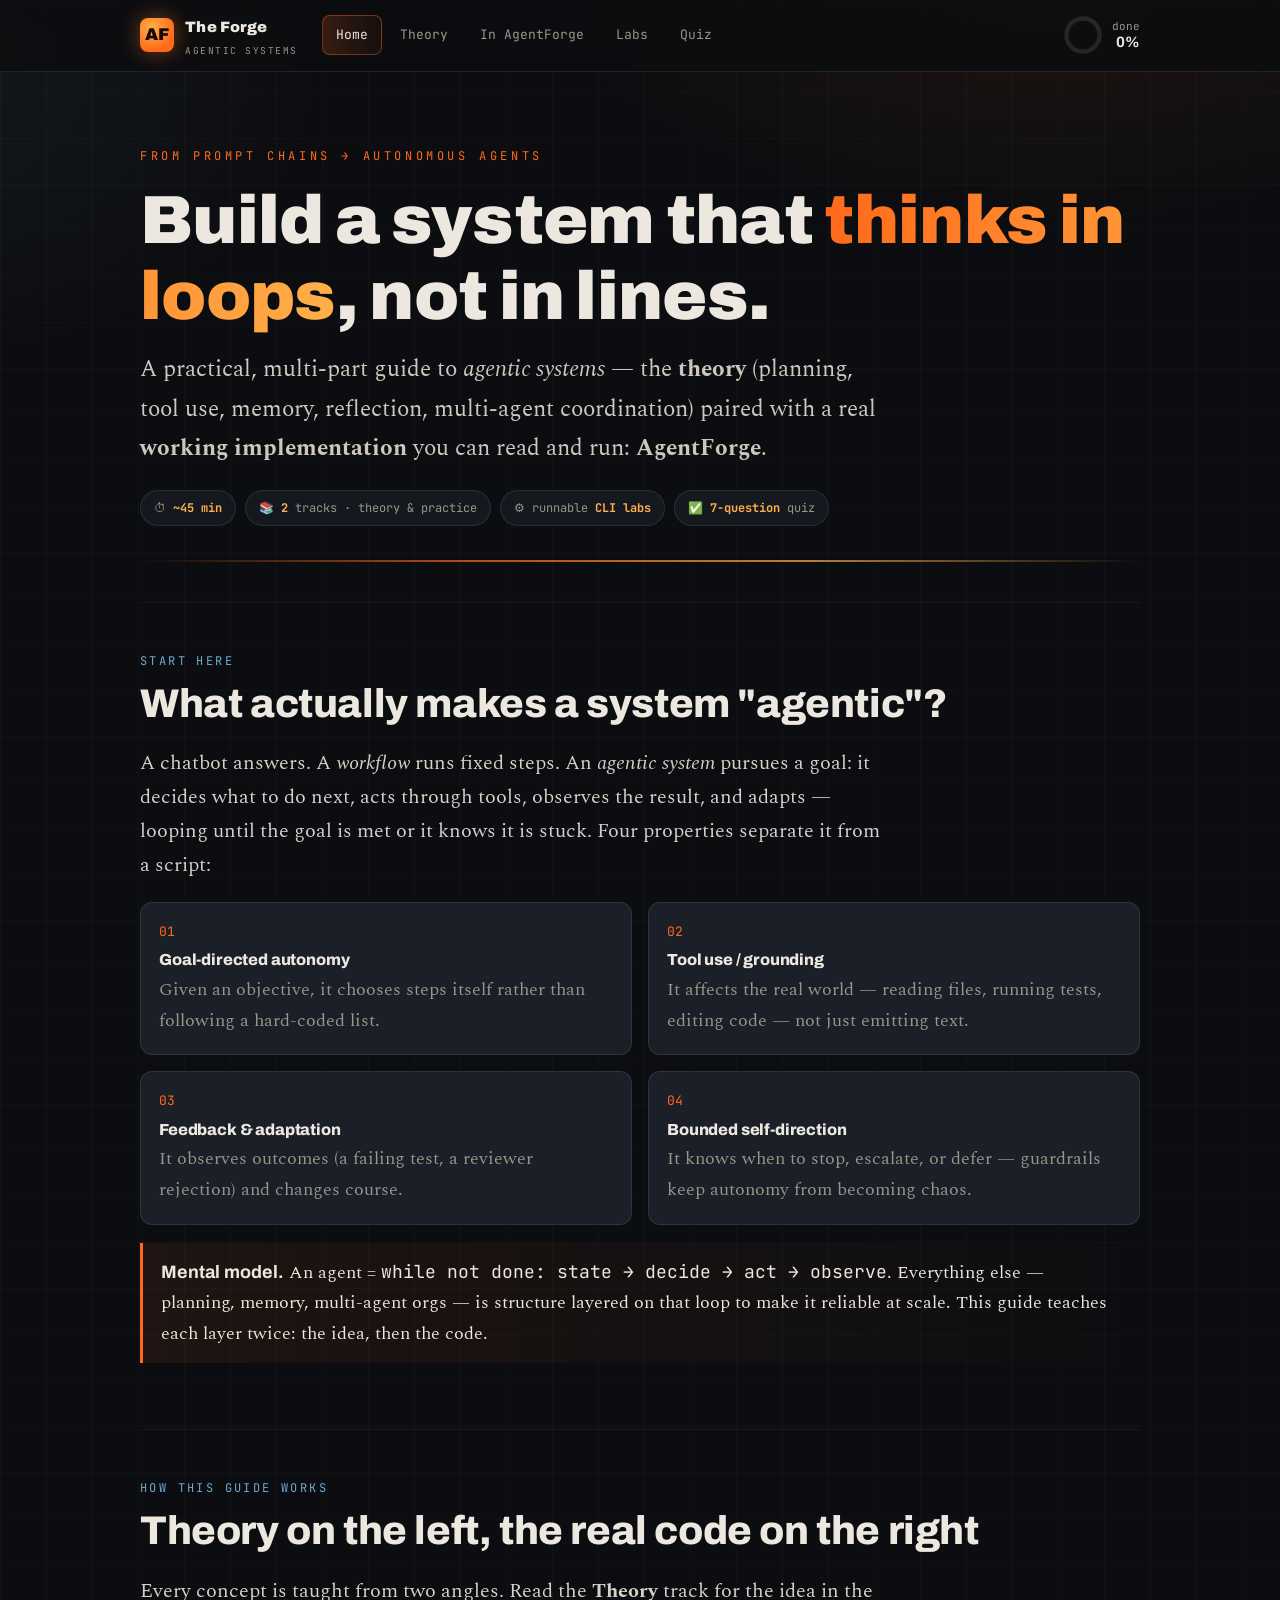
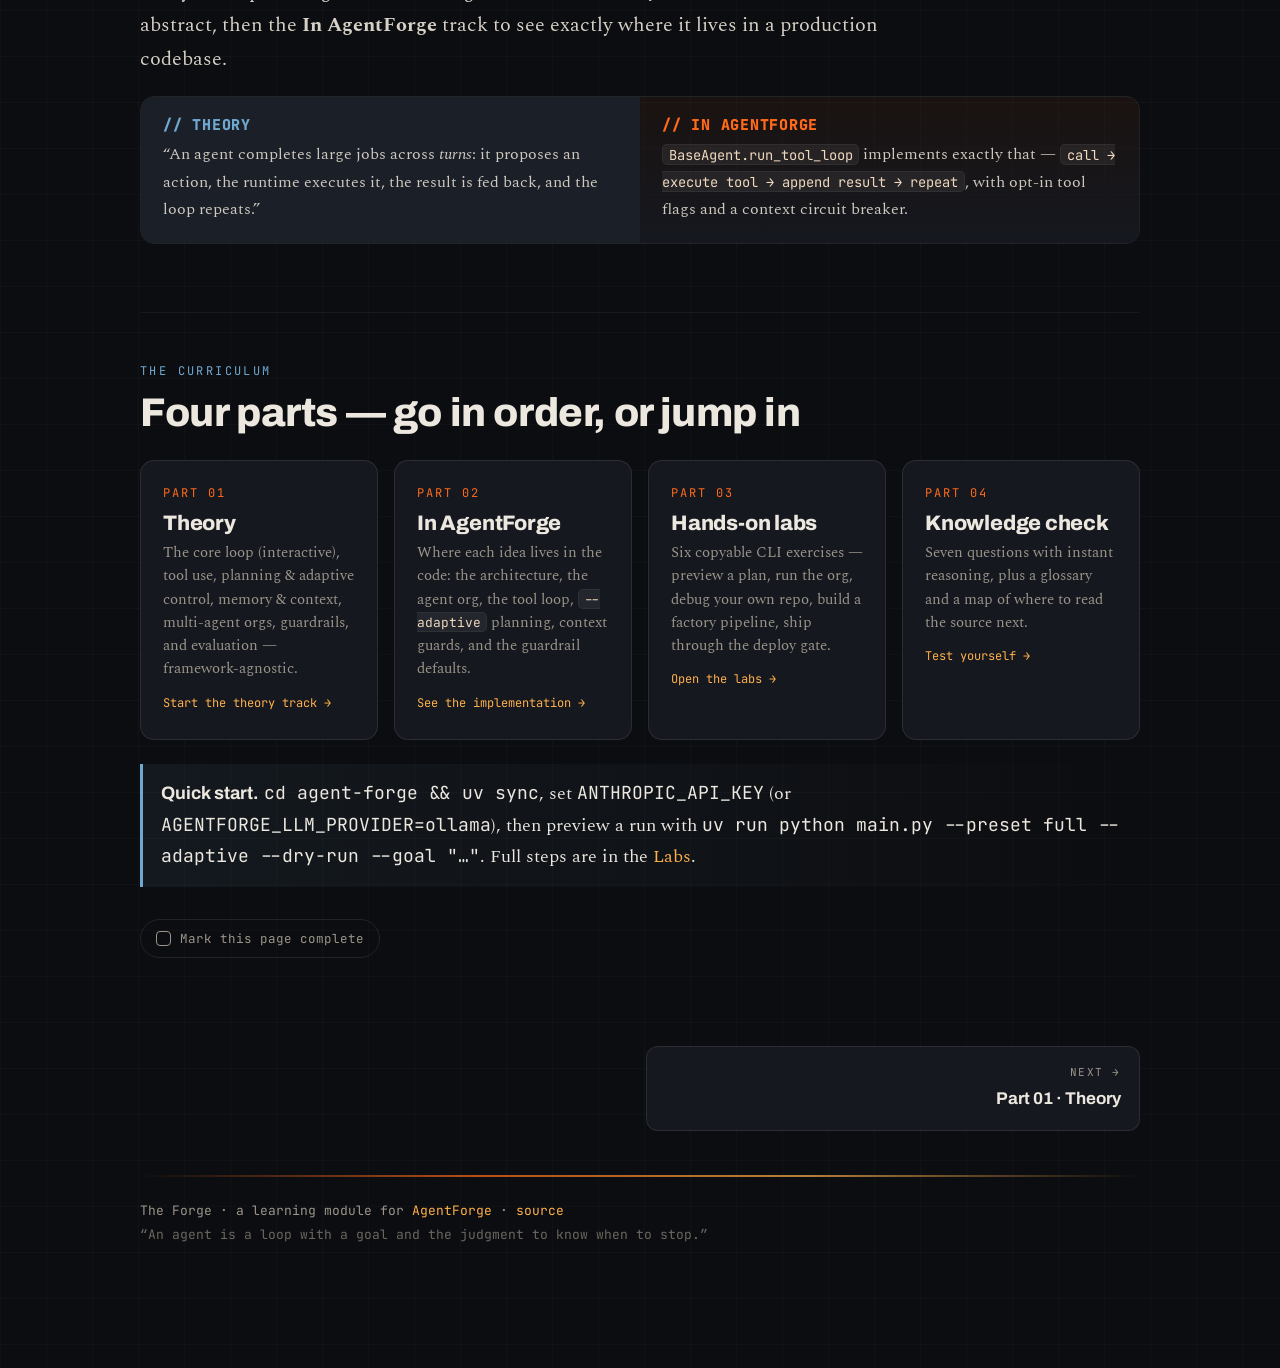
<file: docs/learn/index.html>
<!DOCTYPE html>
<html lang="en">
<head>
<meta charset="UTF-8" />
<meta name="viewport" content="width=device-width, initial-scale=1.0" />
<title>The Forge — Agentic Systems</title>
<link rel="canonical" href="agentic-systems.html" />
<meta http-equiv="refresh" content="0; url=agentic-systems.html" />
<script>location.replace("agentic-systems.html");</script>
</head>
<body style="background:#0c0d10;color:#ece7df;font-family:system-ui,sans-serif;padding:40px">
<p>Redirecting to <a href="agentic-systems.html" style="color:#ffb04a">the learning module…</a></p>
</body>
</html>
</file>
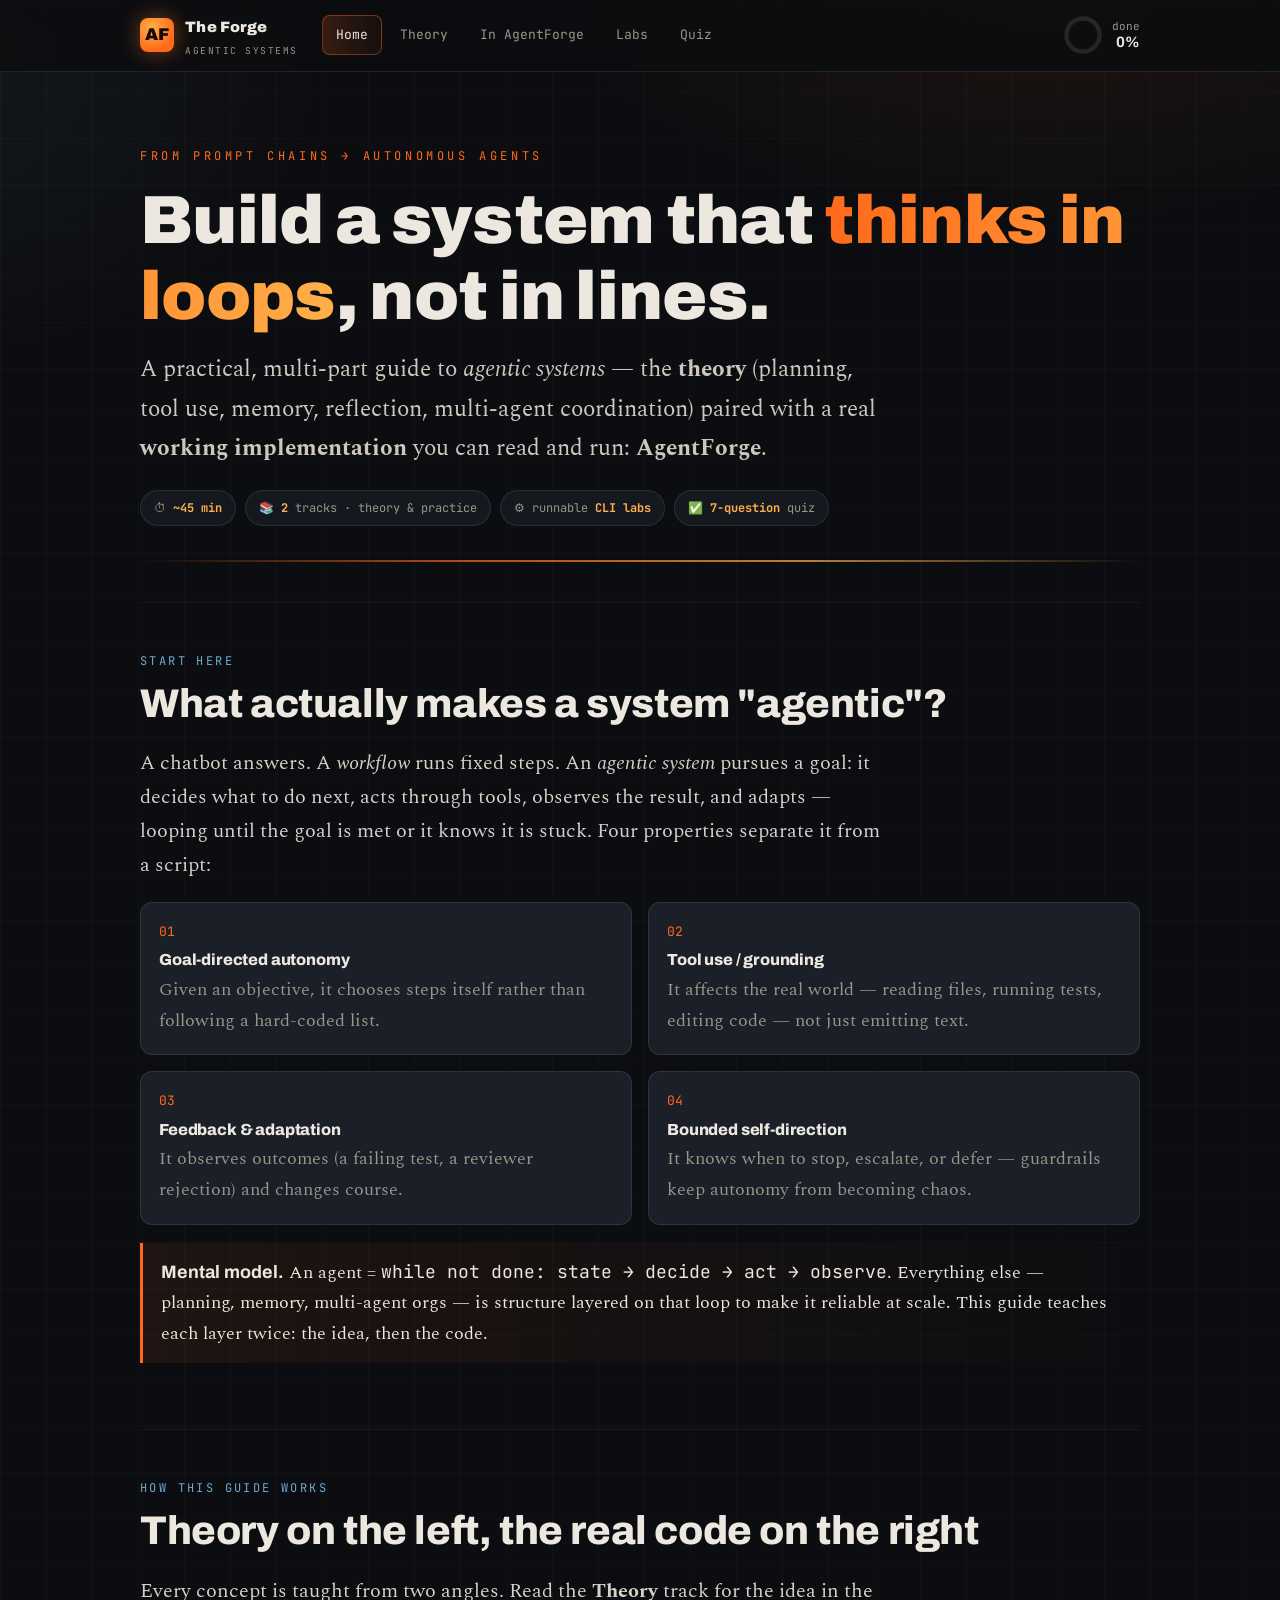
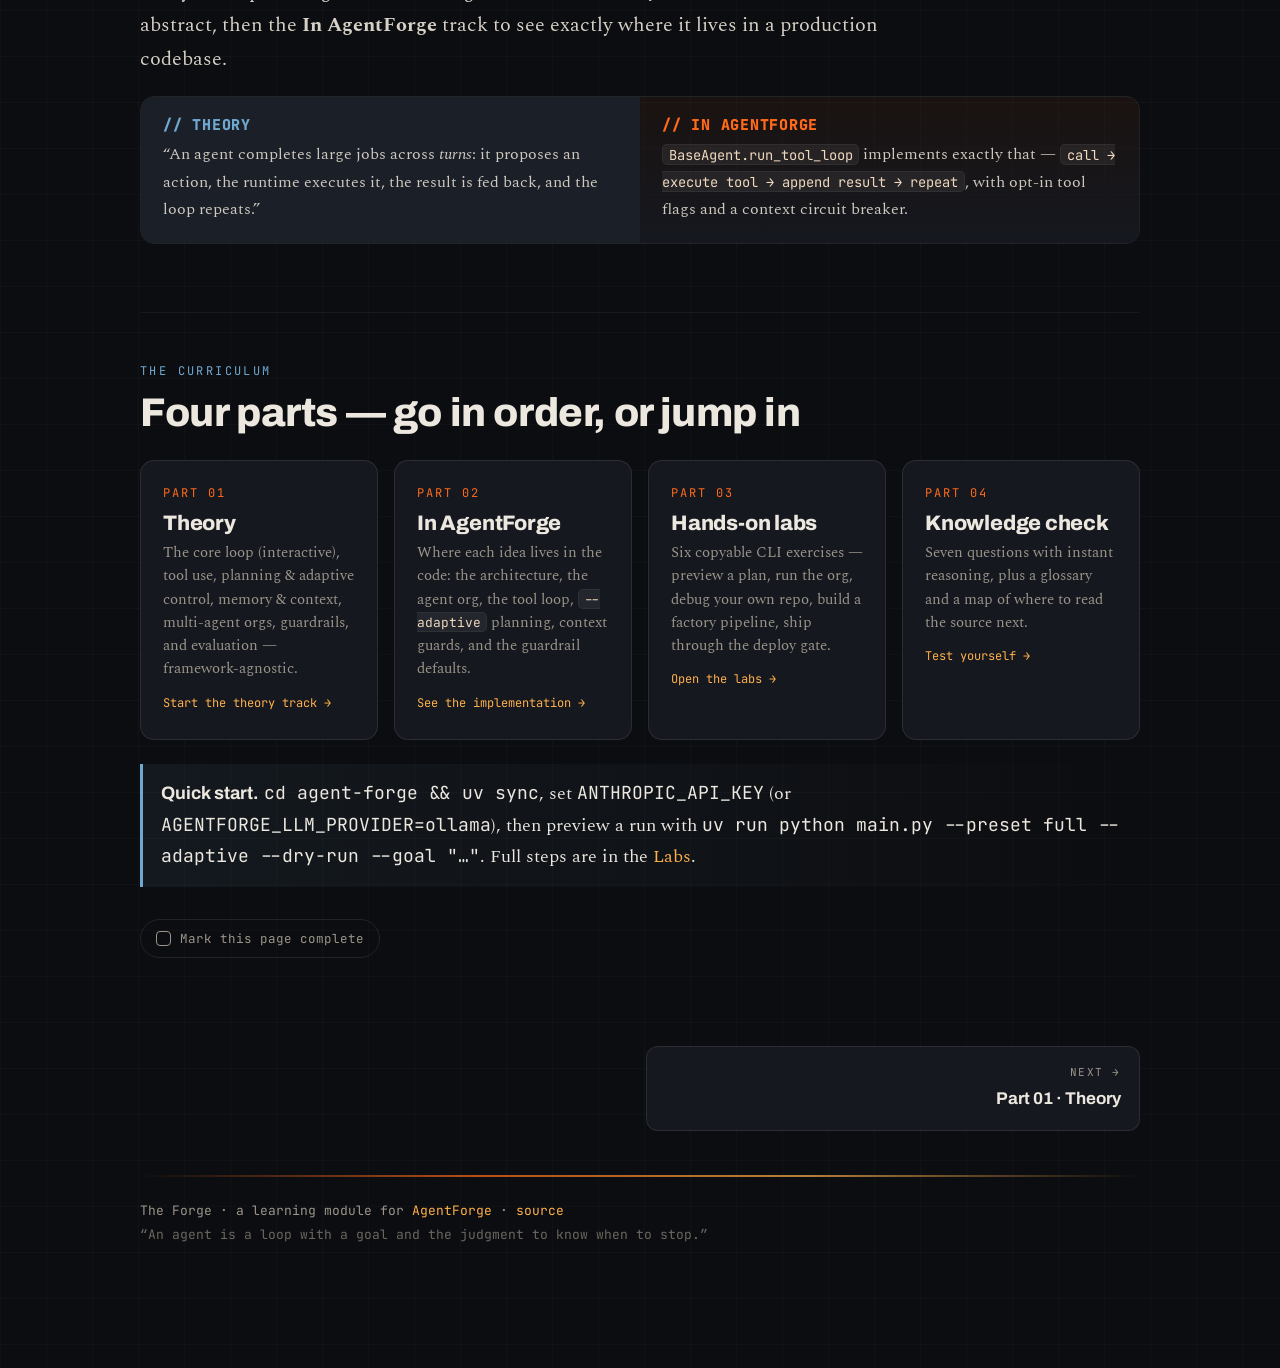
<file: docs/learn/agentic-systems.html>
<!DOCTYPE html>
<html lang="en">
<head>
<meta charset="UTF-8" />
<meta name="viewport" content="width=device-width, initial-scale=1.0" />
<title>The Forge — Agentic Systems: Theory &amp; Practice (AgentForge)</title>
<meta name="description" content="An interactive, multi-part learning module on agentic systems — theory and the practical implementation inside AgentForge." />
<link rel="preconnect" href="https://fonts.googleapis.com" />
<link rel="preconnect" href="https://fonts.gstatic.com" crossorigin />
<link href="https://fonts.googleapis.com/css2?family=Archivo:wght@400;600;800;900&family=Spectral:ital,wght@0,400;0,500;0,600;1,400&family=JetBrains+Mono:wght@400;500;700&display=swap" rel="stylesheet" />
<link rel="stylesheet" href="assets/forge.css" />
</head>
<body data-page="home">
<div id="progress"></div>
<div class="topbar"><div class="topwrap">
  <a class="brand" href="agentic-systems.html"><span class="mark">AF</span>
    <span><b>The Forge</b><small>Agentic Systems</small></span></a>
  <nav class="tabsnav">
    <a href="agentic-systems.html" class="active">Home</a>
    <a href="theory.html">Theory</a>
    <a href="practice.html">In AgentForge</a>
    <a href="labs.html">Labs</a>
    <a href="quiz.html">Quiz</a>
  </nav>
  <div class="ring-mini">
    <svg width="40" height="40" viewBox="0 0 46 46" aria-hidden="true">
      <circle cx="23" cy="23" r="19" fill="none" stroke="rgba(255,255,255,.1)" stroke-width="5"/>
      <circle id="ring" cx="23" cy="23" r="19" fill="none" stroke="url(#rg)" stroke-width="5"
        stroke-linecap="round" stroke-dasharray="119.4" stroke-dashoffset="119.4" transform="rotate(-90 23 23)"/>
      <defs><linearGradient id="rg" x1="0" y1="0" x2="1" y2="1">
        <stop offset="0" stop-color="#ff6a1a"/><stop offset="1" stop-color="#ffb04a"/></linearGradient></defs>
    </svg>
    <div class="rt">done<b id="pct">0%</b></div>
  </div>
</div></div>

<div class="wrap">
<header class="phead hero">
  <div class="eyebrow">From prompt chains → autonomous agents</div>
  <h1>Build a system that <span class="gl">thinks in loops</span>, not in lines.</h1>
  <p class="lede">A practical, multi-part guide to <em>agentic systems</em> — the <strong>theory</strong>
  (planning, tool use, memory, reflection, multi-agent coordination) paired with a real
  <strong>working implementation</strong> you can read and run: <b>AgentForge</b>.</p>
  <div class="hero-meta">
    <span class="chip">⏱ <b>~45&nbsp;min</b></span>
    <span class="chip">📚 <b>2</b> tracks · theory &amp; practice</span>
    <span class="chip">⚙ runnable <b>CLI labs</b></span>
    <span class="chip">✅ <b>7-question</b> quiz</span>
  </div>
  <div class="forge-rule" style="margin-top:34px"></div>
</header>

<section id="what">
  <div class="kicker">Start here</div>
  <h2>What actually makes a system "agentic"?</h2>
  <p class="lead">A chatbot answers. A <em>workflow</em> runs fixed steps. An <em>agentic system</em>
  pursues a goal: it decides what to do next, acts through tools, observes the result, and adapts —
  looping until the goal is met or it knows it is stuck. Four properties separate it from a script:</p>
  <div class="grid g2">
    <div class="def"><div class="ic">01</div><h4>Goal-directed autonomy</h4>
      <p class="muted">Given an objective, it chooses steps itself rather than following a hard-coded list.</p></div>
    <div class="def"><div class="ic">02</div><h4>Tool use / grounding</h4>
      <p class="muted">It affects the real world — reading files, running tests, editing code — not just emitting text.</p></div>
    <div class="def"><div class="ic">03</div><h4>Feedback &amp; adaptation</h4>
      <p class="muted">It observes outcomes (a failing test, a reviewer rejection) and changes course.</p></div>
    <div class="def"><div class="ic">04</div><h4>Bounded self-direction</h4>
      <p class="muted">It knows when to stop, escalate, or defer — guardrails keep autonomy from becoming chaos.</p></div>
  </div>
  <div class="callout"><b>Mental model.</b> An agent = <code>while not done: state → decide → act →
  observe</code>. Everything else — planning, memory, multi-agent orgs — is structure layered on that
  loop to make it reliable at scale. This guide teaches each layer twice: the idea, then the code.</div>
</section>

<section id="howread">
  <div class="kicker">How this guide works</div>
  <h2>Theory on the left, the real code on the right</h2>
  <p class="lead">Every concept is taught from two angles. Read the <b>Theory</b> track for the idea in the
  abstract, then the <b>In AgentForge</b> track to see exactly where it lives in a production codebase.</p>
  <div class="split">
    <div class="th"><h4>// THEORY</h4>
      <p>“An agent completes large jobs across <em>turns</em>: it proposes an action, the runtime
      executes it, the result is fed back, and the loop repeats.”</p></div>
    <div class="pr"><h4>// IN AGENTFORGE</h4>
      <p><code>BaseAgent.run_tool_loop</code> implements exactly that — <code>call → execute tool →
      append result → repeat</code>, with opt-in tool flags and a context circuit breaker.</p></div>
  </div>
</section>

<section id="curriculum">
  <div class="kicker">The curriculum</div>
  <h2>Four parts — go in order, or jump in</h2>
  <div class="curric">
    <a class="ccard" href="theory.html">
      <div class="pn">PART 01</div><h3>Theory</h3>
      <p>The core loop (interactive), tool use, planning &amp; adaptive control, memory &amp; context,
      multi-agent orgs, guardrails, and evaluation — framework-agnostic.</p>
      <span class="go">Start the theory track →</span>
    </a>
    <a class="ccard" href="practice.html">
      <div class="pn">PART 02</div><h3>In AgentForge</h3>
      <p>Where each idea lives in the code: the architecture, the agent org, the tool loop,
      <code>--adaptive</code> planning, context guards, and the guardrail defaults.</p>
      <span class="go">See the implementation →</span>
    </a>
    <a class="ccard" href="labs.html">
      <div class="pn">PART 03</div><h3>Hands-on labs</h3>
      <p>Six copyable CLI exercises — preview a plan, run the org, debug your own repo, build a
      factory pipeline, ship through the deploy gate.</p>
      <span class="go">Open the labs →</span>
    </a>
    <a class="ccard" href="quiz.html">
      <div class="pn">PART 04</div><h3>Knowledge check</h3>
      <p>Seven questions with instant reasoning, plus a glossary and a map of where to read the source
      next.</p>
      <span class="go">Test yourself →</span>
    </a>
  </div>
  <div class="callout steel"><b>Quick start.</b> <code>cd agent-forge &amp;&amp; uv sync</code>, set
  <code>ANTHROPIC_API_KEY</code> (or <code>AGENTFORGE_LLM_PROVIDER=ollama</code>), then preview a run
  with <code>uv run python main.py --preset full --adaptive --dry-run --goal "…"</code>. Full steps are
  in the <a href="labs.html">Labs</a>.</div>
  <label class="complete"><input type="checkbox" data-done="home" /> Mark this page complete</label>
</section>

<div class="pager">
  <a class="empty" href="#">&nbsp;</a>
  <a class="next" href="theory.html"><div class="dir">Next →</div><div class="ti">Part 01 · Theory</div></a>
</div>

<footer>
  <div class="forge-rule" style="margin:0 0 22px"></div>
  The Forge · a learning module for <a href="../../">AgentForge</a> ·
  <a href="https://github.com/vgandhi1/agent-forge">source</a><br/>
  <span style="color:var(--faint)">“An agent is a loop with a goal and the judgment to know when to stop.”</span>
</footer>
</div>
<script src="assets/forge.js"></script>
</body>
</html>
</file>
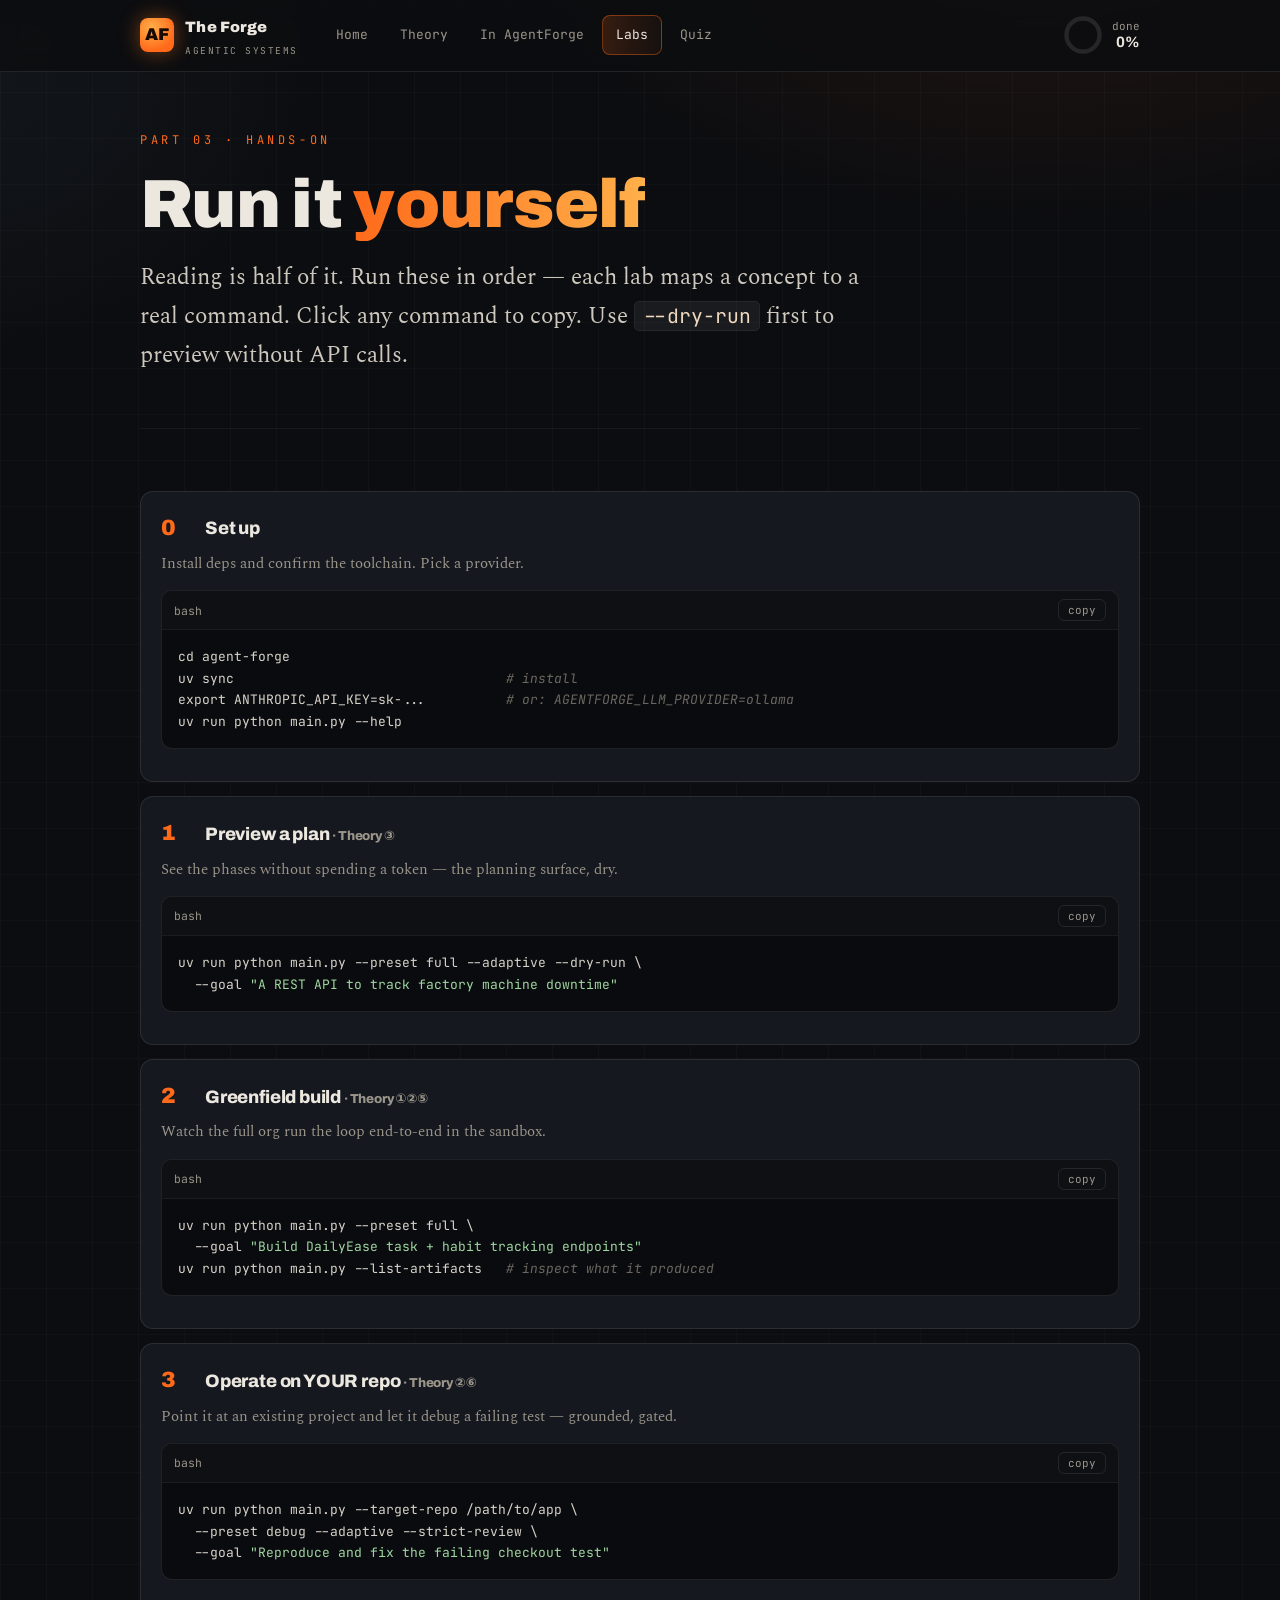
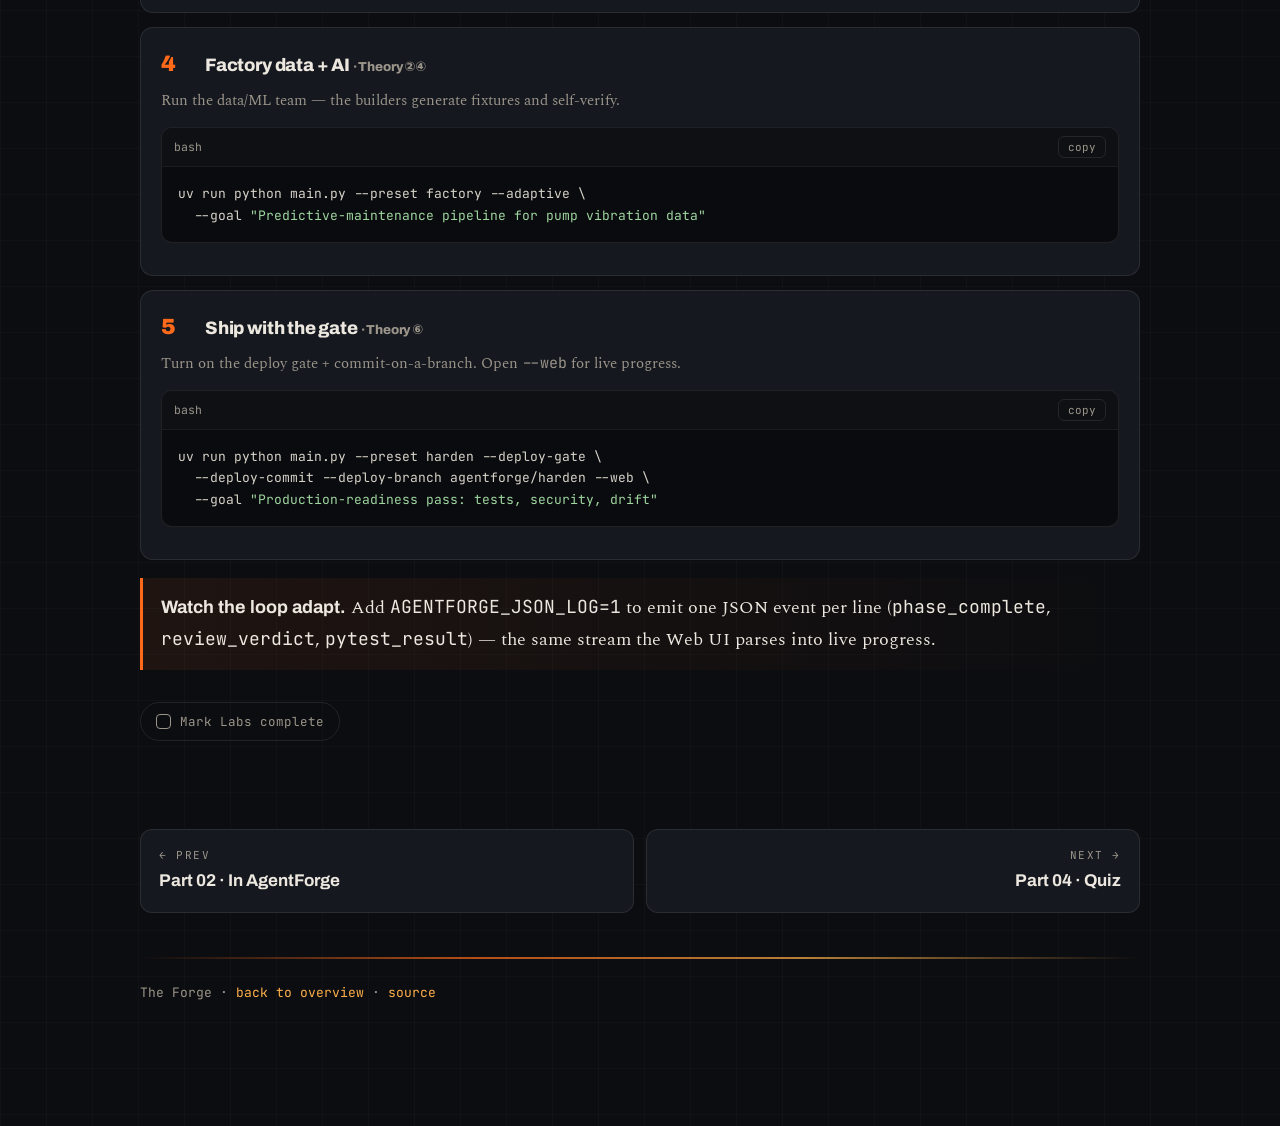
<file: docs/learn/labs.html>
<!DOCTYPE html>
<html lang="en">
<head>
<meta charset="UTF-8" />
<meta name="viewport" content="width=device-width, initial-scale=1.0" />
<title>Labs — Hands-on with AgentForge · The Forge</title>
<meta name="description" content="Six runnable CLI labs that map agentic concepts to real AgentForge commands." />
<link rel="preconnect" href="https://fonts.googleapis.com" />
<link rel="preconnect" href="https://fonts.gstatic.com" crossorigin />
<link href="https://fonts.googleapis.com/css2?family=Archivo:wght@400;600;800;900&family=Spectral:ital,wght@0,400;0,500;0,600;1,400&family=JetBrains+Mono:wght@400;500;700&display=swap" rel="stylesheet" />
<link rel="stylesheet" href="assets/forge.css" />
</head>
<body data-page="labs">
<div id="progress"></div>
<div class="topbar"><div class="topwrap">
  <a class="brand" href="agentic-systems.html"><span class="mark">AF</span>
    <span><b>The Forge</b><small>Agentic Systems</small></span></a>
  <nav class="tabsnav">
    <a href="agentic-systems.html">Home</a>
    <a href="theory.html">Theory</a>
    <a href="practice.html">In AgentForge</a>
    <a href="labs.html" class="active">Labs</a>
    <a href="quiz.html">Quiz</a>
  </nav>
  <div class="ring-mini">
    <svg width="40" height="40" viewBox="0 0 46 46" aria-hidden="true">
      <circle cx="23" cy="23" r="19" fill="none" stroke="rgba(255,255,255,.1)" stroke-width="5"/>
      <circle id="ring" cx="23" cy="23" r="19" fill="none" stroke="url(#rg)" stroke-width="5"
        stroke-linecap="round" stroke-dasharray="119.4" stroke-dashoffset="119.4" transform="rotate(-90 23 23)"/>
      <defs><linearGradient id="rg" x1="0" y1="0" x2="1" y2="1">
        <stop offset="0" stop-color="#ff6a1a"/><stop offset="1" stop-color="#ffb04a"/></linearGradient></defs>
    </svg>
    <div class="rt">done<b id="pct">0%</b></div>
  </div>
</div></div>

<div class="wrap">
<header class="phead">
  <div class="eyebrow">Part 03 · Hands-on</div>
  <h1>Run it <span class="gl">yourself</span></h1>
  <p class="lede">Reading is half of it. Run these in order — each lab maps a concept to a real command.
  Click any command to copy. Use <code>--dry-run</code> first to preview without API calls.</p>
</header>

<section id="setup">
  <div class="lab">
    <div class="lh"><span class="num">0</span><h4>Set up</h4></div>
    <div class="goal">Install deps and confirm the toolchain. Pick a provider.</div>
    <div class="code"><div class="bar"><span class="fn">bash</span><button class="copy">copy</button></div>
<pre>cd agent-forge
uv sync                                  <span class="c"># install</span>
export ANTHROPIC_API_KEY=sk-...          <span class="c"># or: AGENTFORGE_LLM_PROVIDER=ollama</span>
uv run python main.py --help</pre></div>
  </div>

  <div class="lab">
    <div class="lh"><span class="num">1</span><h4>Preview a plan <span class="muted" style="font-size:13px">· Theory ③</span></h4></div>
    <div class="goal">See the phases without spending a token — the planning surface, dry.</div>
    <div class="code"><div class="bar"><span class="fn">bash</span><button class="copy">copy</button></div>
<pre>uv run python main.py --preset full --adaptive --dry-run \
  --goal <span class="s">"A REST API to track factory machine downtime"</span></pre></div>
  </div>

  <div class="lab">
    <div class="lh"><span class="num">2</span><h4>Greenfield build <span class="muted" style="font-size:13px">· Theory ①②⑤</span></h4></div>
    <div class="goal">Watch the full org run the loop end-to-end in the sandbox.</div>
    <div class="code"><div class="bar"><span class="fn">bash</span><button class="copy">copy</button></div>
<pre>uv run python main.py --preset full \
  --goal <span class="s">"Build DailyEase task + habit tracking endpoints"</span>
uv run python main.py --list-artifacts   <span class="c"># inspect what it produced</span></pre></div>
  </div>

  <div class="lab">
    <div class="lh"><span class="num">3</span><h4>Operate on YOUR repo <span class="muted" style="font-size:13px">· Theory ②⑥</span></h4></div>
    <div class="goal">Point it at an existing project and let it debug a failing test — grounded, gated.</div>
    <div class="code"><div class="bar"><span class="fn">bash</span><button class="copy">copy</button></div>
<pre>uv run python main.py --target-repo /path/to/app \
  --preset debug --adaptive --strict-review \
  --goal <span class="s">"Reproduce and fix the failing checkout test"</span></pre></div>
  </div>

  <div class="lab">
    <div class="lh"><span class="num">4</span><h4>Factory data + AI <span class="muted" style="font-size:13px">· Theory ②④</span></h4></div>
    <div class="goal">Run the data/ML team — the builders generate fixtures and self-verify.</div>
    <div class="code"><div class="bar"><span class="fn">bash</span><button class="copy">copy</button></div>
<pre>uv run python main.py --preset factory --adaptive \
  --goal <span class="s">"Predictive-maintenance pipeline for pump vibration data"</span></pre></div>
  </div>

  <div class="lab">
    <div class="lh"><span class="num">5</span><h4>Ship with the gate <span class="muted" style="font-size:13px">· Theory ⑥</span></h4></div>
    <div class="goal">Turn on the deploy gate + commit-on-a-branch. Open <code>--web</code> for live progress.</div>
    <div class="code"><div class="bar"><span class="fn">bash</span><button class="copy">copy</button></div>
<pre>uv run python main.py --preset harden --deploy-gate \
  --deploy-commit --deploy-branch agentforge/harden --web \
  --goal <span class="s">"Production-readiness pass: tests, security, drift"</span></pre></div>
  </div>

  <div class="callout"><b>Watch the loop adapt.</b> Add <code>AGENTFORGE_JSON_LOG=1</code> to emit one JSON
  event per line (<code>phase_complete</code>, <code>review_verdict</code>, <code>pytest_result</code>)
  — the same stream the Web UI parses into live progress.</div>
  <label class="complete"><input type="checkbox" data-done="labs" /> Mark Labs complete</label>
</section>

<div class="pager">
  <a href="practice.html"><div class="dir">← Prev</div><div class="ti">Part 02 · In AgentForge</div></a>
  <a class="next" href="quiz.html"><div class="dir">Next →</div><div class="ti">Part 04 · Quiz</div></a>
</div>

<footer>
  <div class="forge-rule" style="margin:0 0 22px"></div>
  The Forge · <a href="agentic-systems.html">back to overview</a> ·
  <a href="https://github.com/vgandhi1/agent-forge">source</a>
</footer>
</div>
<script src="assets/forge.js"></script>
</body>
</html>
</file>
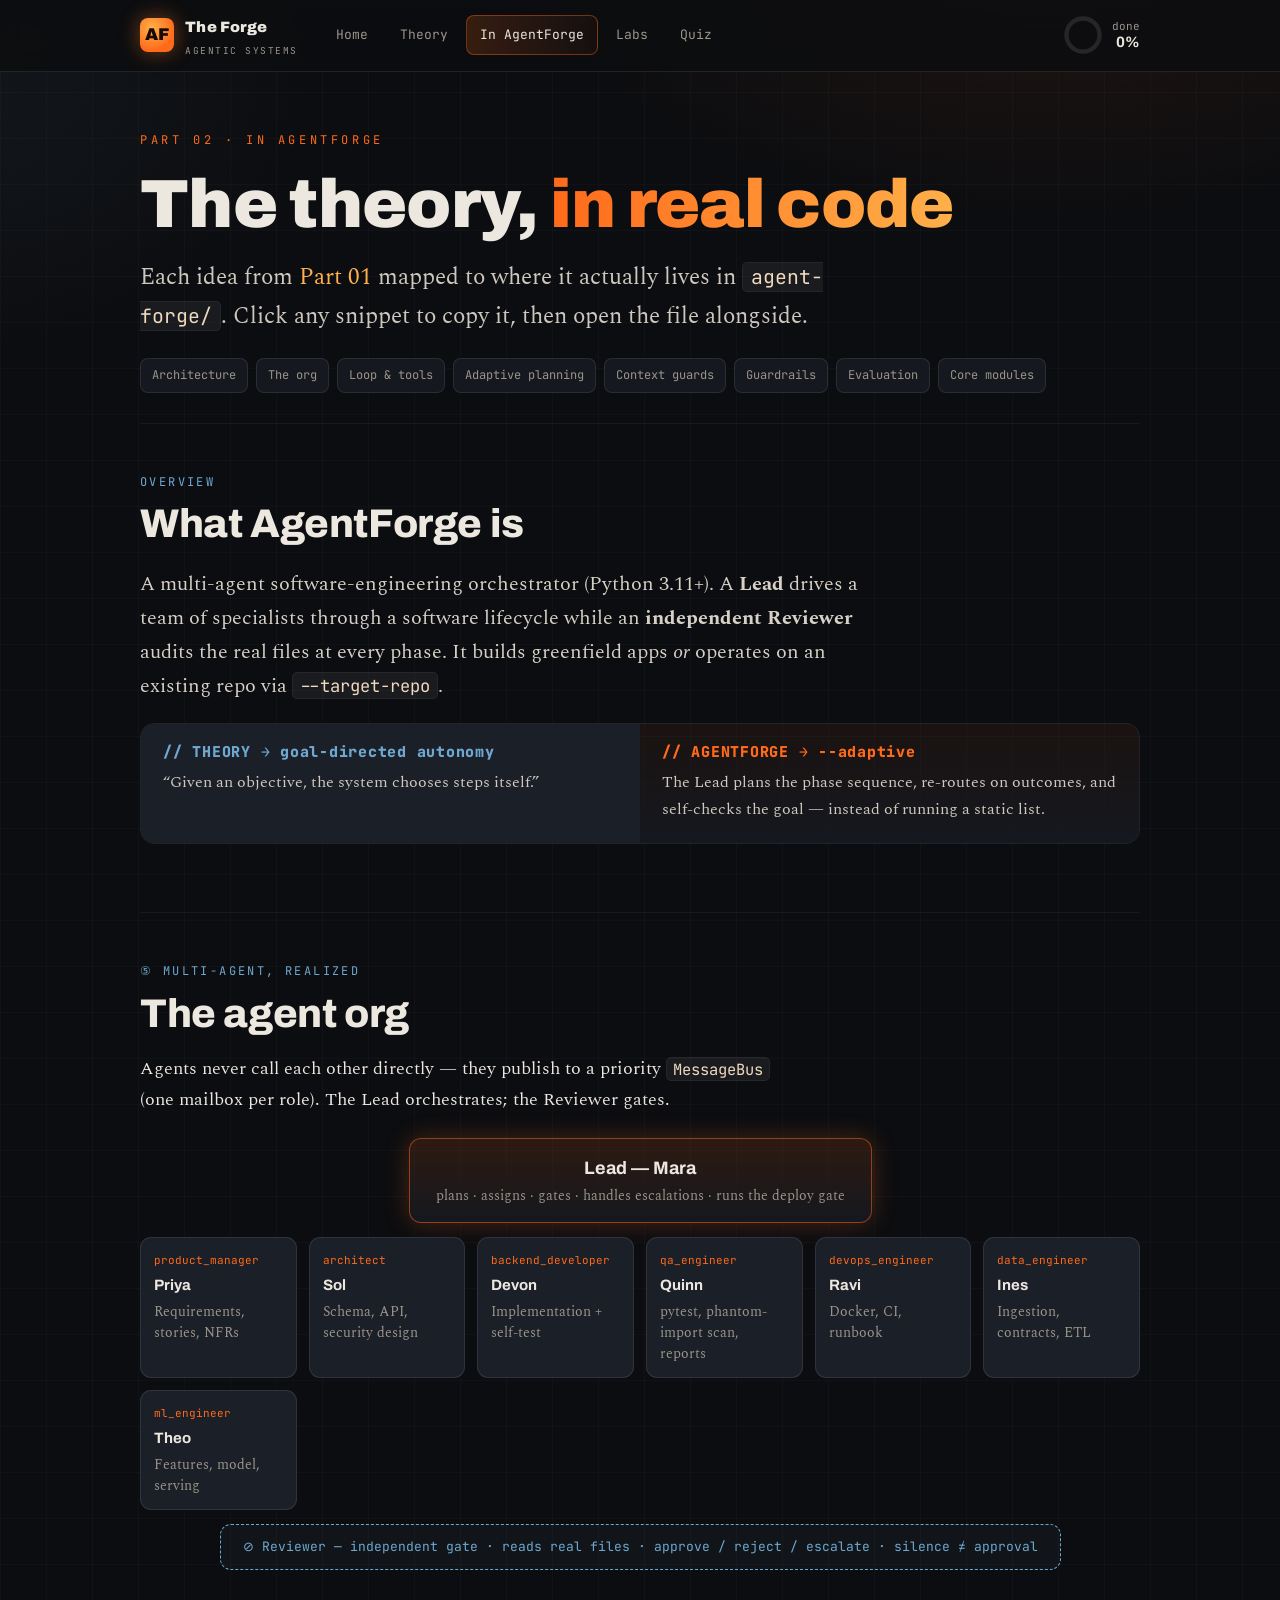
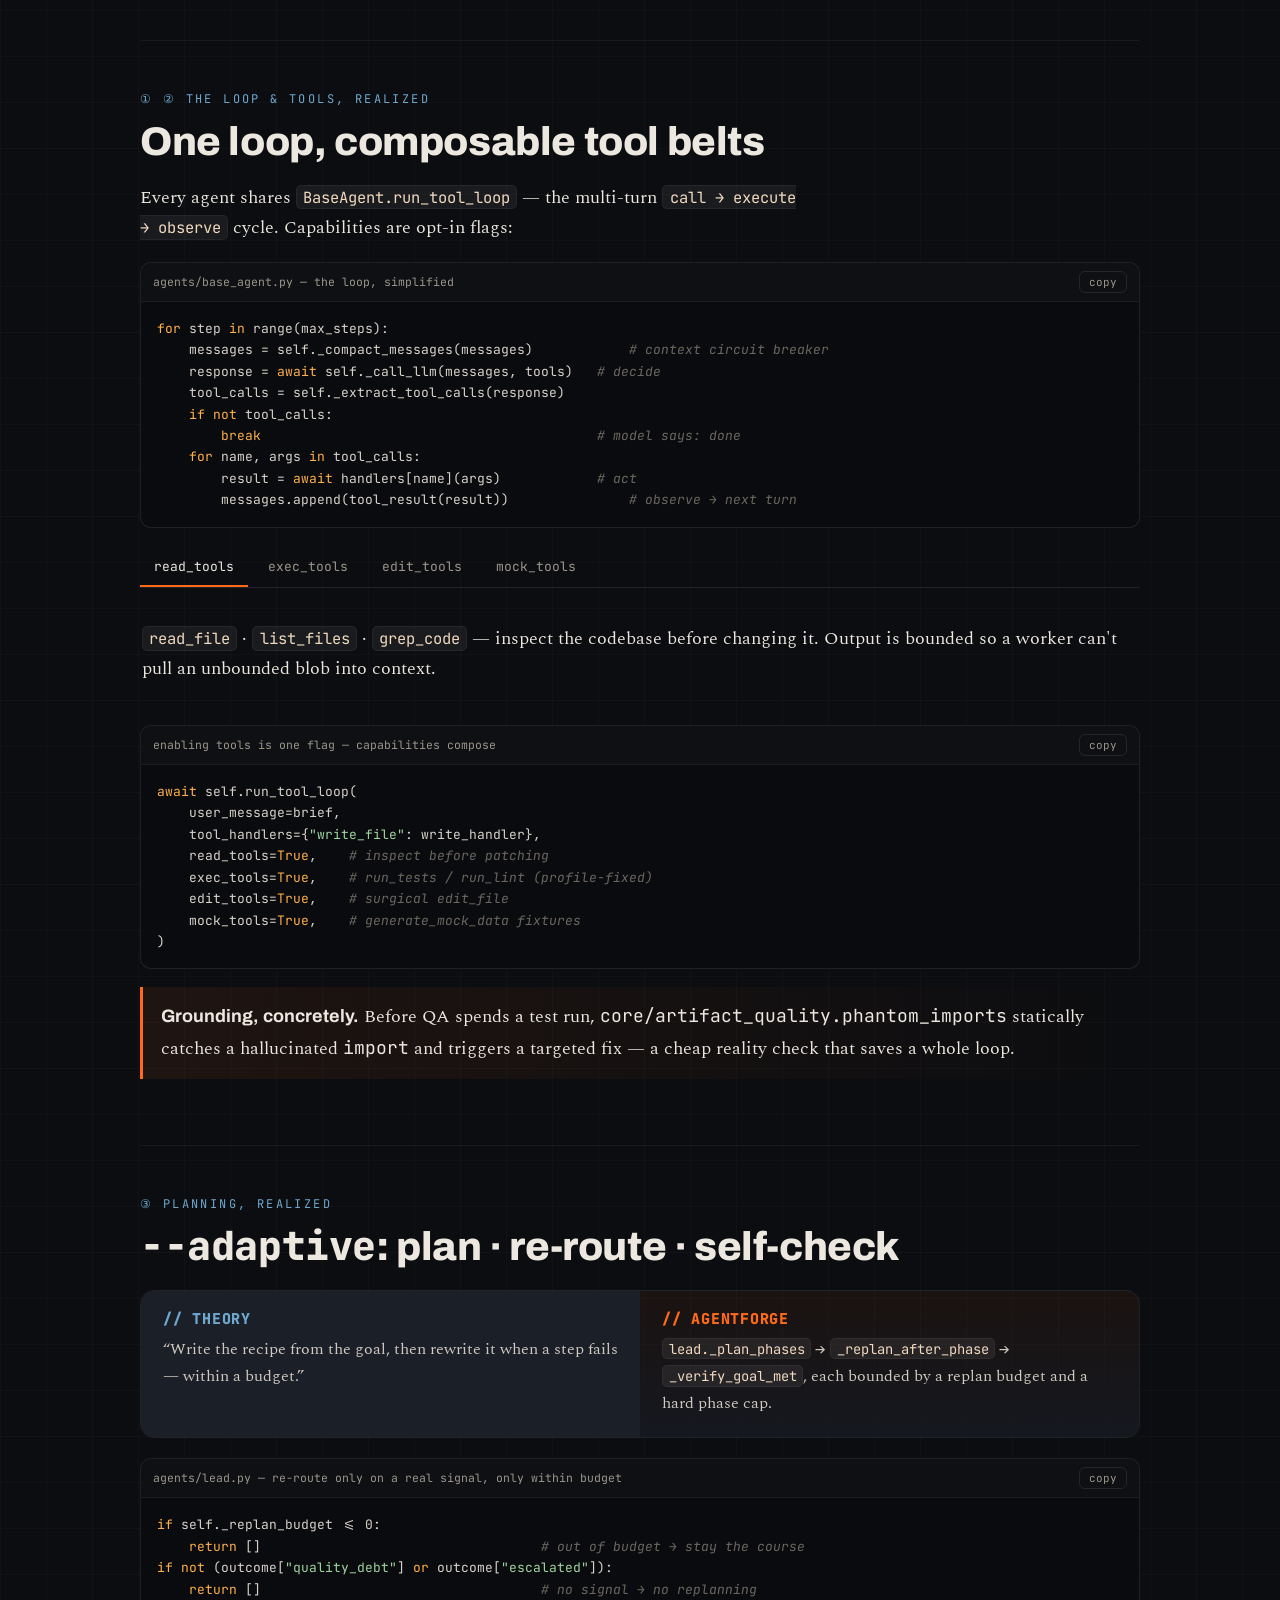
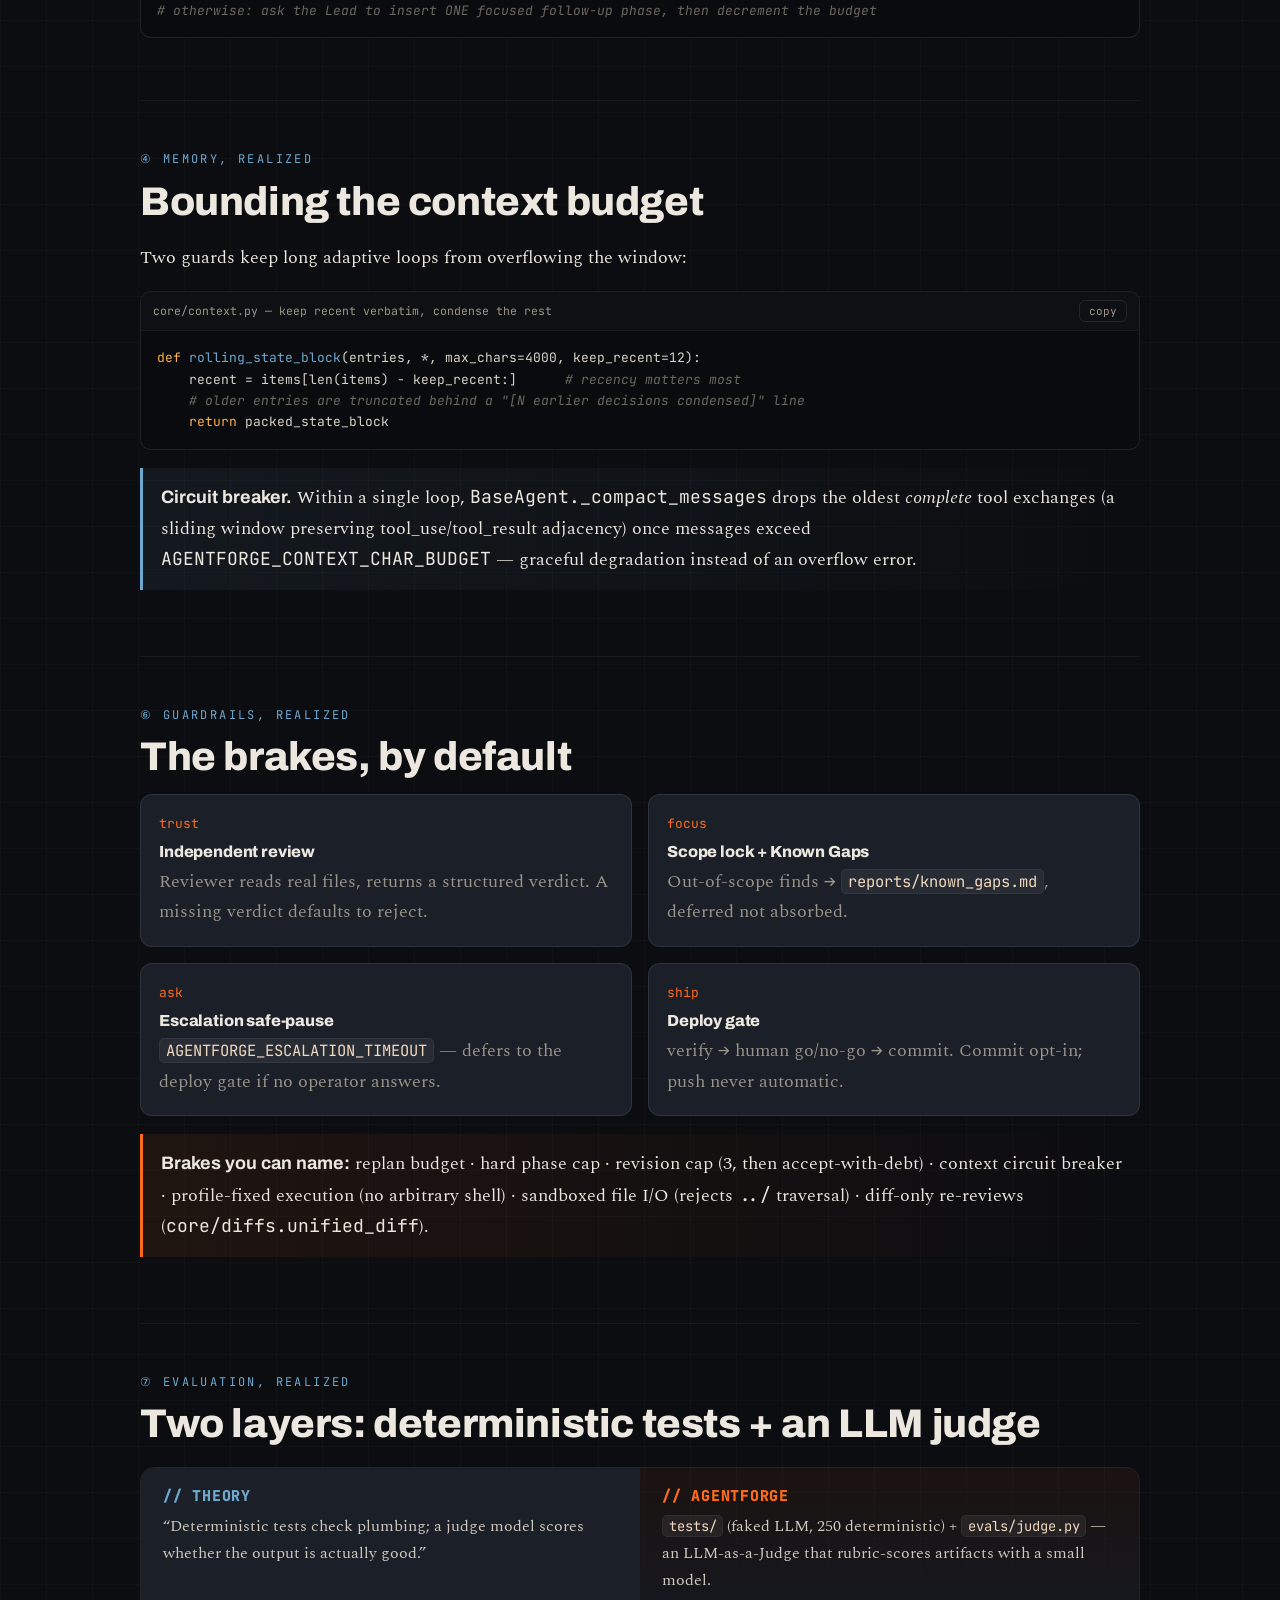
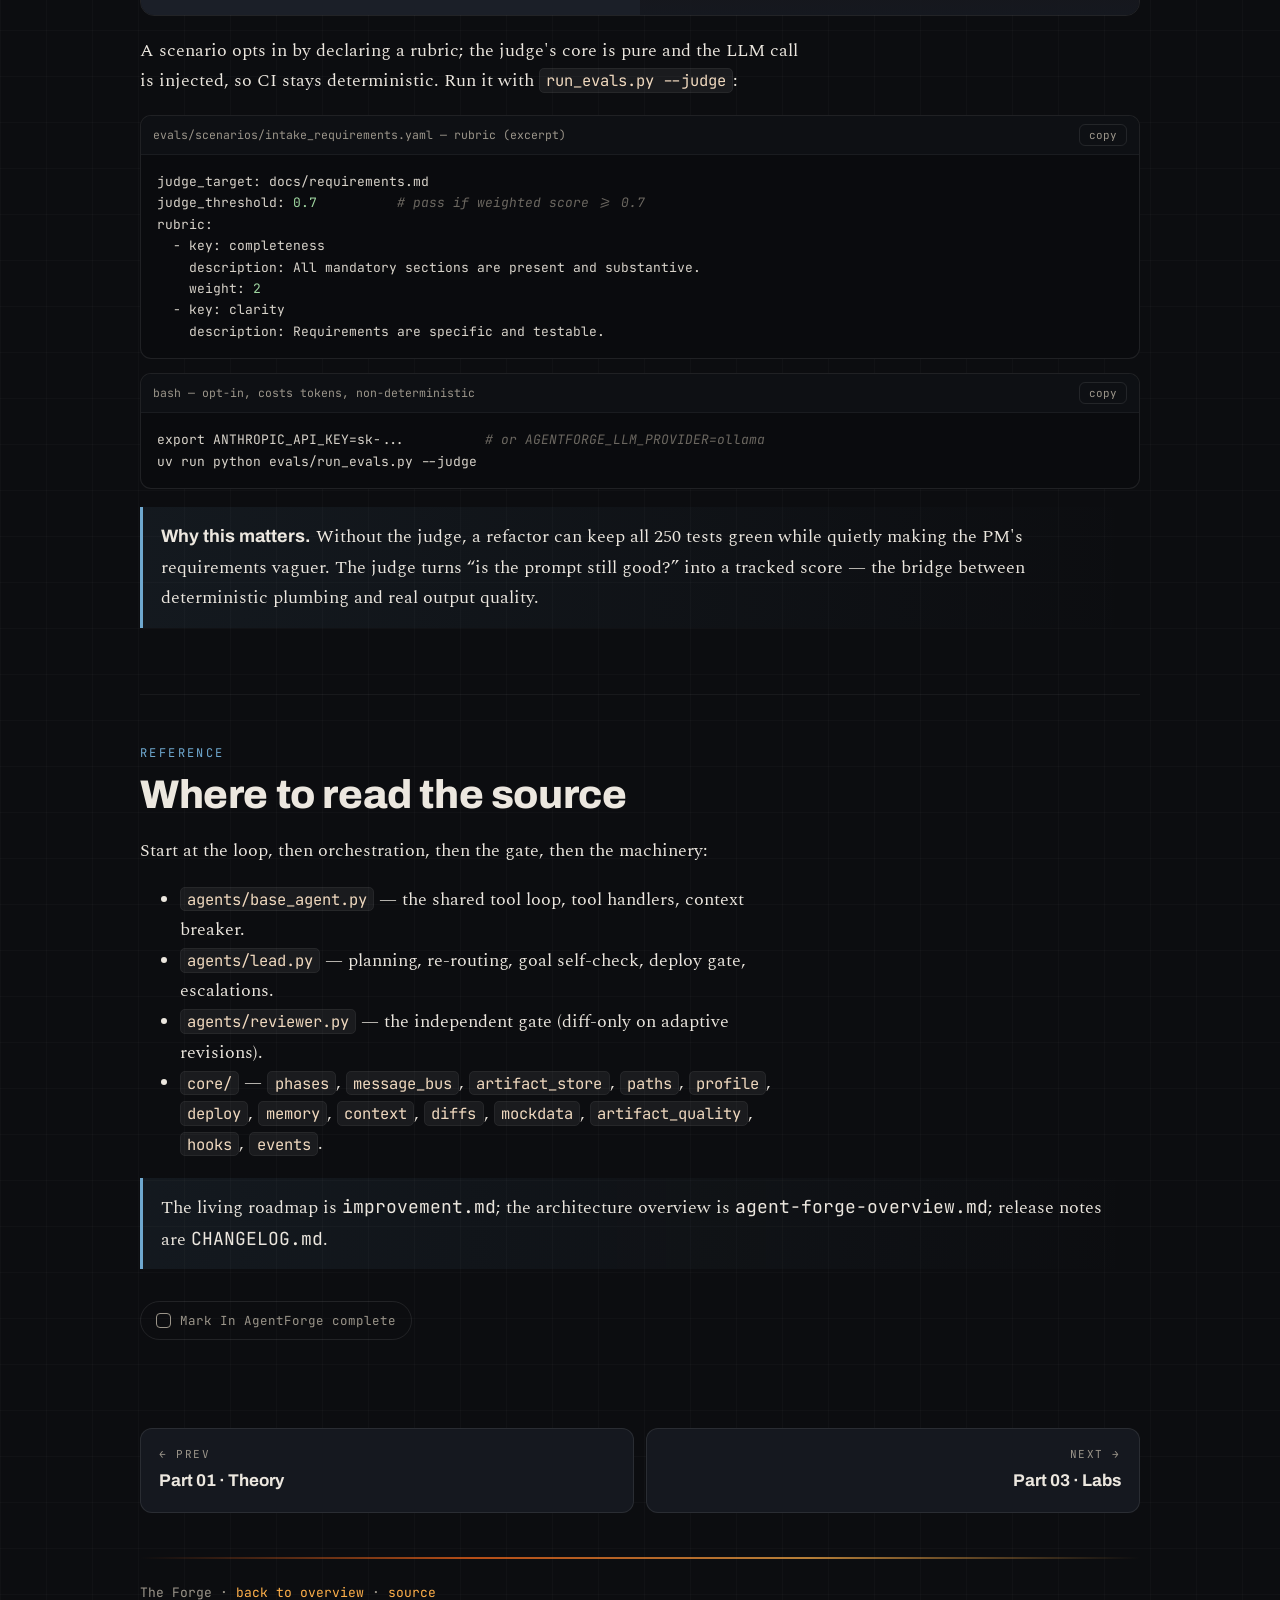
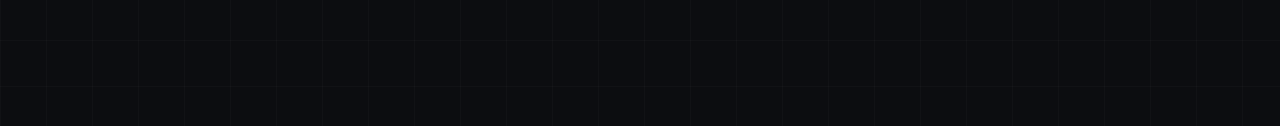
<file: docs/learn/practice.html>
<!DOCTYPE html>
<html lang="en">
<head>
<meta charset="UTF-8" />
<meta name="viewport" content="width=device-width, initial-scale=1.0" />
<title>In AgentForge — Practical Implementation · The Forge</title>
<meta name="description" content="How agentic theory is implemented inside AgentForge: the tool loop, adaptive planning, context guards, multi-agent org, and guardrails — with real code." />
<link rel="preconnect" href="https://fonts.googleapis.com" />
<link rel="preconnect" href="https://fonts.gstatic.com" crossorigin />
<link href="https://fonts.googleapis.com/css2?family=Archivo:wght@400;600;800;900&family=Spectral:ital,wght@0,400;0,500;0,600;1,400&family=JetBrains+Mono:wght@400;500;700&display=swap" rel="stylesheet" />
<link rel="stylesheet" href="assets/forge.css" />
</head>
<body data-page="practice">
<div id="progress"></div>
<div class="topbar"><div class="topwrap">
  <a class="brand" href="agentic-systems.html"><span class="mark">AF</span>
    <span><b>The Forge</b><small>Agentic Systems</small></span></a>
  <nav class="tabsnav">
    <a href="agentic-systems.html">Home</a>
    <a href="theory.html">Theory</a>
    <a href="practice.html" class="active">In AgentForge</a>
    <a href="labs.html">Labs</a>
    <a href="quiz.html">Quiz</a>
  </nav>
  <div class="ring-mini">
    <svg width="40" height="40" viewBox="0 0 46 46" aria-hidden="true">
      <circle cx="23" cy="23" r="19" fill="none" stroke="rgba(255,255,255,.1)" stroke-width="5"/>
      <circle id="ring" cx="23" cy="23" r="19" fill="none" stroke="url(#rg)" stroke-width="5"
        stroke-linecap="round" stroke-dasharray="119.4" stroke-dashoffset="119.4" transform="rotate(-90 23 23)"/>
      <defs><linearGradient id="rg" x1="0" y1="0" x2="1" y2="1">
        <stop offset="0" stop-color="#ff6a1a"/><stop offset="1" stop-color="#ffb04a"/></linearGradient></defs>
    </svg>
    <div class="rt">done<b id="pct">0%</b></div>
  </div>
</div></div>

<div class="wrap">
<header class="phead">
  <div class="eyebrow">Part 02 · In AgentForge</div>
  <h1>The theory, <span class="gl">in real code</span></h1>
  <p class="lede">Each idea from <a href="theory.html">Part 01</a> mapped to where it actually lives in
  <code>agent-forge/</code>. Click any snippet to copy it, then open the file alongside.</p>
  <div class="jump">
    <a href="#arch">Architecture</a>
    <a href="#org">The org</a>
    <a href="#looptools">Loop &amp; tools</a>
    <a href="#adaptive">Adaptive planning</a>
    <a href="#context">Context guards</a>
    <a href="#guards">Guardrails</a>
    <a href="#eval">Evaluation</a>
    <a href="#modules">Core modules</a>
  </div>
</header>

<section id="arch">
  <div class="kicker">Overview</div>
  <h2>What AgentForge is</h2>
  <p class="lead">A multi-agent software-engineering orchestrator (Python 3.11+). A <b>Lead</b> drives a
  team of specialists through a software lifecycle while an <b>independent Reviewer</b> audits the real
  files at every phase. It builds greenfield apps <em>or</em> operates on an existing repo via
  <code>--target-repo</code>.</p>
  <div class="split">
    <div class="th"><h4>// THEORY → goal-directed autonomy</h4>
      <p>“Given an objective, the system chooses steps itself.”</p></div>
    <div class="pr"><h4>// AGENTFORGE → --adaptive</h4>
      <p>The Lead plans the phase sequence, re-routes on outcomes, and self-checks the goal — instead of
      running a static list.</p></div>
  </div>
</section>

<section id="org">
  <div class="kicker">⑤ Multi-agent, realized</div>
  <h2>The agent org</h2>
  <p>Agents never call each other directly — they publish to a priority <code>MessageBus</code>
  (one mailbox per role). The Lead orchestrates; the Reviewer gates.</p>
  <div class="org">
    <div class="lead-node"><b>Lead — Mara</b><div class="muted" style="font-size:14px">plans · assigns · gates · handles escalations · runs the deploy gate</div></div>
    <div class="workers">
      <div class="worker"><div class="rn">product_manager</div><div class="nm">Priya</div><div class="ds">Requirements, stories, NFRs</div></div>
      <div class="worker"><div class="rn">architect</div><div class="nm">Sol</div><div class="ds">Schema, API, security design</div></div>
      <div class="worker"><div class="rn">backend_developer</div><div class="nm">Devon</div><div class="ds">Implementation + self-test</div></div>
      <div class="worker"><div class="rn">qa_engineer</div><div class="nm">Quinn</div><div class="ds">pytest, phantom-import scan, reports</div></div>
      <div class="worker"><div class="rn">devops_engineer</div><div class="nm">Ravi</div><div class="ds">Docker, CI, runbook</div></div>
      <div class="worker"><div class="rn">data_engineer</div><div class="nm">Ines</div><div class="ds">Ingestion, contracts, ETL</div></div>
      <div class="worker"><div class="rn">ml_engineer</div><div class="nm">Theo</div><div class="ds">Features, model, serving</div></div>
    </div>
    <div class="reviewer-node">⊘ Reviewer — independent gate · reads real files · approve / reject / escalate · silence ≠ approval</div>
  </div>
</section>

<section id="looptools">
  <div class="kicker">① ② The loop &amp; tools, realized</div>
  <h2>One loop, composable tool belts</h2>
  <p>Every agent shares <code>BaseAgent.run_tool_loop</code> — the multi-turn
  <code>call → execute → observe</code> cycle. Capabilities are opt-in flags:</p>

  <div class="code">
    <div class="bar"><span class="fn">agents/base_agent.py — the loop, simplified</span><button class="copy">copy</button></div>
<pre><span class="k">for</span> step <span class="k">in</span> range(max_steps):
    messages = self._compact_messages(messages)            <span class="c"># context circuit breaker</span>
    response = <span class="k">await</span> self._call_llm(messages, tools)   <span class="c"># decide</span>
    tool_calls = self._extract_tool_calls(response)
    <span class="k">if</span> <span class="k">not</span> tool_calls:
        <span class="k">break</span>                                          <span class="c"># model says: done</span>
    <span class="k">for</span> name, args <span class="k">in</span> tool_calls:
        result = <span class="k">await</span> handlers[name](args)            <span class="c"># act</span>
        messages.append(tool_result(result))               <span class="c"># observe → next turn</span></pre>
  </div>

  <div class="tabs" data-tabs>
    <div class="tabbar">
      <button class="active" data-tab="t-read">read_tools</button>
      <button data-tab="t-exec">exec_tools</button>
      <button data-tab="t-edit">edit_tools</button>
      <button data-tab="t-mock">mock_tools</button>
    </div>
    <div class="tabpanel active" id="t-read"><p><code>read_file</code> · <code>list_files</code> · <code>grep_code</code> — inspect the codebase before changing it. Output is bounded so a worker can't pull an unbounded blob into context.</p></div>
    <div class="tabpanel" id="t-exec"><p><code>run_tests</code> · <code>run_lint</code> — the <b>act → observe</b> loop. Runs only the profile's <code>verify_cmd</code>/<code>lint_cmd</code>, never an arbitrary shell string the model invents.</p></div>
    <div class="tabpanel" id="t-edit"><p><code>edit_file</code> — surgical anchored search/replace with a whitespace-tolerant fallback when the model's anchor drifts by indentation alone.</p></div>
    <div class="tabpanel" id="t-mock"><p><code>generate_mock_data</code> — deterministic synthetic CSV/JSON/JSONL fixtures so Data/ML engineers test pipelines without production data.</p></div>
  </div>

  <div class="code">
    <div class="bar"><span class="fn">enabling tools is one flag — capabilities compose</span><button class="copy">copy</button></div>
<pre><span class="k">await</span> self.run_tool_loop(
    user_message=brief,
    tool_handlers={<span class="s">"write_file"</span>: write_handler},
    read_tools=<span class="k">True</span>,    <span class="c"># inspect before patching</span>
    exec_tools=<span class="k">True</span>,    <span class="c"># run_tests / run_lint (profile-fixed)</span>
    edit_tools=<span class="k">True</span>,    <span class="c"># surgical edit_file</span>
    mock_tools=<span class="k">True</span>,    <span class="c"># generate_mock_data fixtures</span>
)</pre>
  </div>
  <div class="callout"><b>Grounding, concretely.</b> Before QA spends a test run,
  <code>core/artifact_quality.phantom_imports</code> statically catches a hallucinated
  <code>import</code> and triggers a targeted fix — a cheap reality check that saves a whole loop.</div>
</section>

<section id="adaptive">
  <div class="kicker">③ Planning, realized</div>
  <h2><code>--adaptive</code>: plan · re-route · self-check</h2>
  <div class="split">
    <div class="th"><h4>// THEORY</h4><p>“Write the recipe from the goal, then rewrite it when a step fails — within a budget.”</p></div>
    <div class="pr"><h4>// AGENTFORGE</h4><p><code>lead._plan_phases</code> → <code>_replan_after_phase</code> → <code>_verify_goal_met</code>, each bounded by a replan budget and a hard phase cap.</p></div>
  </div>
  <div class="code">
    <div class="bar"><span class="fn">agents/lead.py — re-route only on a real signal, only within budget</span><button class="copy">copy</button></div>
<pre><span class="k">if</span> self._replan_budget &lt;= 0:
    <span class="k">return</span> []                                   <span class="c"># out of budget → stay the course</span>
<span class="k">if</span> <span class="k">not</span> (outcome[<span class="s">"quality_debt"</span>] <span class="k">or</span> outcome[<span class="s">"escalated"</span>]):
    <span class="k">return</span> []                                   <span class="c"># no signal → no replanning</span>
<span class="c"># otherwise: ask the Lead to insert ONE focused follow-up phase, then decrement the budget</span></pre>
  </div>
</section>

<section id="context">
  <div class="kicker">④ Memory, realized</div>
  <h2>Bounding the context budget</h2>
  <p>Two guards keep long adaptive loops from overflowing the window:</p>
  <div class="code">
    <div class="bar"><span class="fn">core/context.py — keep recent verbatim, condense the rest</span><button class="copy">copy</button></div>
<pre><span class="k">def</span> <span class="f">rolling_state_block</span>(entries, *, max_chars=4000, keep_recent=12):
    recent = items[len(items) - keep_recent:]      <span class="c"># recency matters most</span>
    <span class="c"># older entries are truncated behind a "[N earlier decisions condensed]" line</span>
    <span class="k">return</span> packed_state_block</pre>
  </div>
  <div class="callout steel"><b>Circuit breaker.</b> Within a single loop, <code>BaseAgent._compact_messages</code>
  drops the oldest <em>complete</em> tool exchanges (a sliding window preserving tool_use/tool_result
  adjacency) once messages exceed <code>AGENTFORGE_CONTEXT_CHAR_BUDGET</code> — graceful degradation
  instead of an overflow error.</div>
</section>

<section id="guards">
  <div class="kicker">⑥ Guardrails, realized</div>
  <h2>The brakes, by default</h2>
  <div class="grid g2">
    <div class="def"><div class="ic">trust</div><h4>Independent review</h4><p class="muted">Reviewer reads real files, returns a structured verdict. A missing verdict defaults to reject.</p></div>
    <div class="def"><div class="ic">focus</div><h4>Scope lock + Known Gaps</h4><p class="muted">Out-of-scope finds → <code>reports/known_gaps.md</code>, deferred not absorbed.</p></div>
    <div class="def"><div class="ic">ask</div><h4>Escalation safe-pause</h4><p class="muted"><code>AGENTFORGE_ESCALATION_TIMEOUT</code> — defers to the deploy gate if no operator answers.</p></div>
    <div class="def"><div class="ic">ship</div><h4>Deploy gate</h4><p class="muted">verify → human go/no-go → commit. Commit opt-in; push never automatic.</p></div>
  </div>
  <div class="callout"><b>Brakes you can name:</b> replan budget · hard phase cap · revision cap (3, then
  accept-with-debt) · context circuit breaker · profile-fixed execution (no arbitrary shell) ·
  sandboxed file I/O (rejects <code>../</code> traversal) · diff-only re-reviews
  (<code>core/diffs.unified_diff</code>).</div>
</section>

<section id="eval">
  <div class="kicker">⑦ Evaluation, realized</div>
  <h2>Two layers: deterministic tests + an LLM judge</h2>
  <div class="split">
    <div class="th"><h4>// THEORY</h4><p>“Deterministic tests check plumbing; a judge model scores whether the output is actually good.”</p></div>
    <div class="pr"><h4>// AGENTFORGE</h4><p><code>tests/</code> (faked LLM, 250 deterministic) + <code>evals/judge.py</code> — an LLM-as-a-Judge that rubric-scores artifacts with a small model.</p></div>
  </div>
  <p>A scenario opts in by declaring a rubric; the judge's core is pure and the LLM call is injected,
  so CI stays deterministic. Run it with <code>run_evals.py --judge</code>:</p>
  <div class="code">
    <div class="bar"><span class="fn">evals/scenarios/intake_requirements.yaml — rubric (excerpt)</span><button class="copy">copy</button></div>
<pre>judge_target: docs/requirements.md
judge_threshold: <span class="s">0.7</span>          <span class="c"># pass if weighted score &gt;= 0.7</span>
rubric:
  - key: completeness
    description: All mandatory sections are present and substantive.
    weight: <span class="s">2</span>
  - key: clarity
    description: Requirements are specific and testable.</pre>
  </div>
  <div class="code">
    <div class="bar"><span class="fn">bash — opt-in, costs tokens, non-deterministic</span><button class="copy">copy</button></div>
<pre>export ANTHROPIC_API_KEY=sk-...          <span class="c"># or AGENTFORGE_LLM_PROVIDER=ollama</span>
uv run python evals/run_evals.py --judge</pre>
  </div>
  <div class="callout steel"><b>Why this matters.</b> Without the judge, a refactor can keep all 250
  tests green while quietly making the PM's requirements vaguer. The judge turns “is the prompt still
  good?” into a tracked score — the bridge between deterministic plumbing and real output quality.</div>
</section>

<section id="modules">
  <div class="kicker">Reference</div>
  <h2>Where to read the source</h2>
  <p>Start at the loop, then orchestration, then the gate, then the machinery:</p>
  <ul>
    <li><code>agents/base_agent.py</code> — the shared tool loop, tool handlers, context breaker.</li>
    <li><code>agents/lead.py</code> — planning, re-routing, goal self-check, deploy gate, escalations.</li>
    <li><code>agents/reviewer.py</code> — the independent gate (diff-only on adaptive revisions).</li>
    <li><code>core/</code> — <code>phases</code>, <code>message_bus</code>, <code>artifact_store</code>,
      <code>paths</code>, <code>profile</code>, <code>deploy</code>, <code>memory</code>,
      <code>context</code>, <code>diffs</code>, <code>mockdata</code>, <code>artifact_quality</code>,
      <code>hooks</code>, <code>events</code>.</li>
  </ul>
  <div class="callout steel">The living roadmap is <code>improvement.md</code>; the architecture
  overview is <code>agent-forge-overview.md</code>; release notes are <code>CHANGELOG.md</code>.</div>
  <label class="complete"><input type="checkbox" data-done="practice" /> Mark In AgentForge complete</label>
</section>

<div class="pager">
  <a href="theory.html"><div class="dir">← Prev</div><div class="ti">Part 01 · Theory</div></a>
  <a class="next" href="labs.html"><div class="dir">Next →</div><div class="ti">Part 03 · Labs</div></a>
</div>

<footer>
  <div class="forge-rule" style="margin:0 0 22px"></div>
  The Forge · <a href="agentic-systems.html">back to overview</a> ·
  <a href="https://github.com/vgandhi1/agent-forge">source</a>
</footer>
</div>
<script src="assets/forge.js"></script>
</body>
</html>
</file>
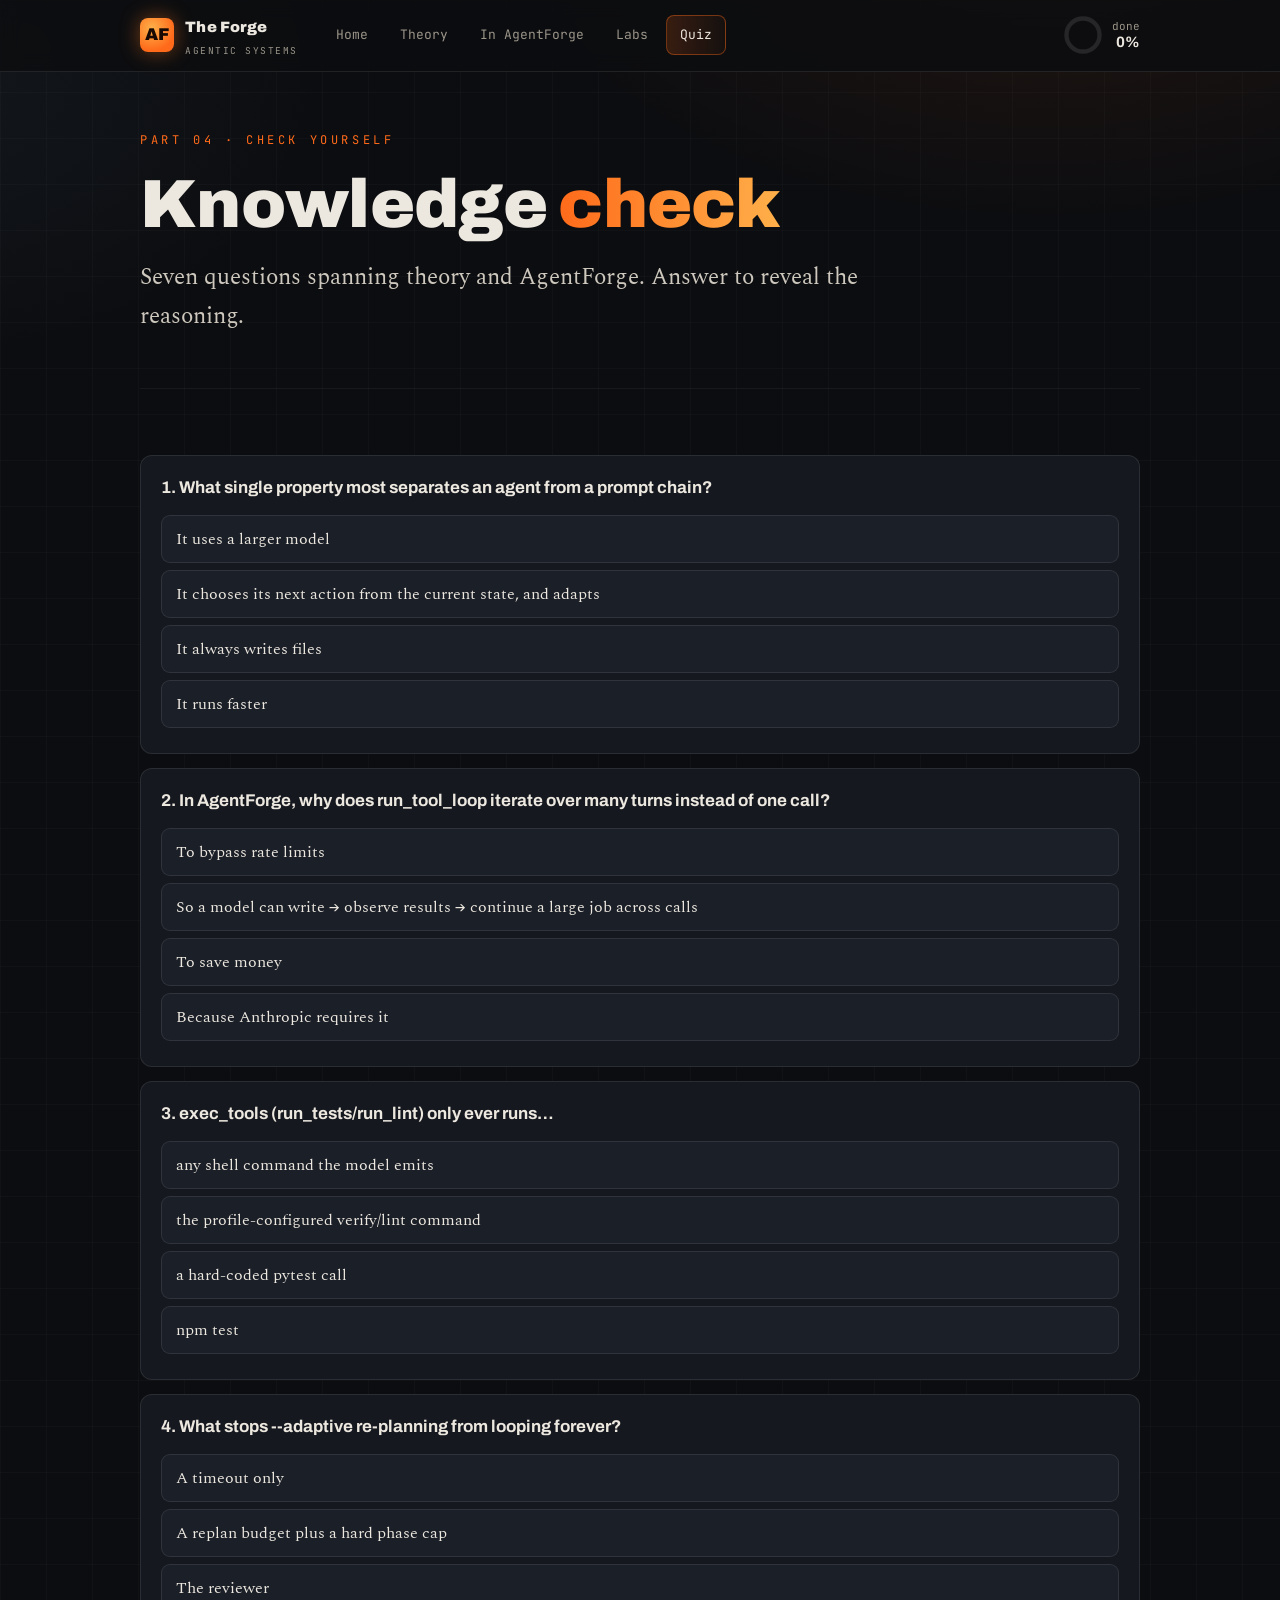
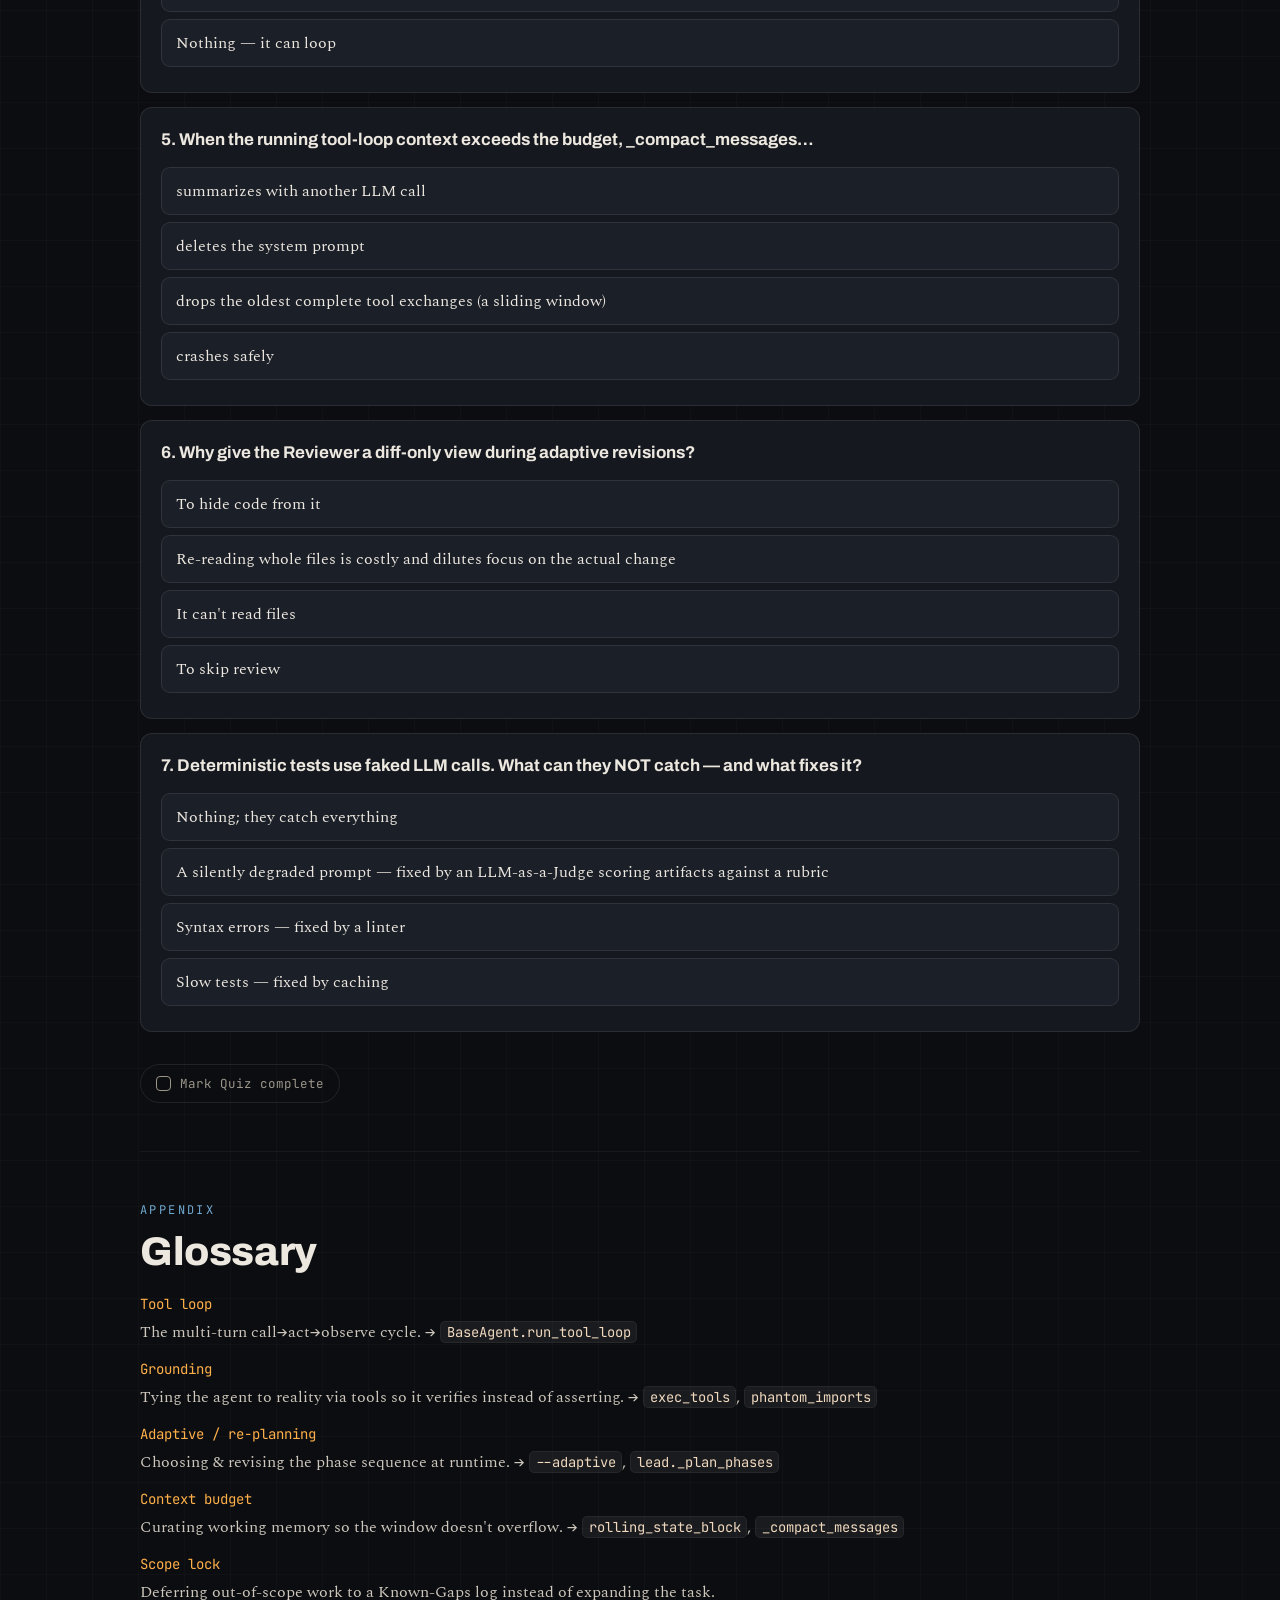
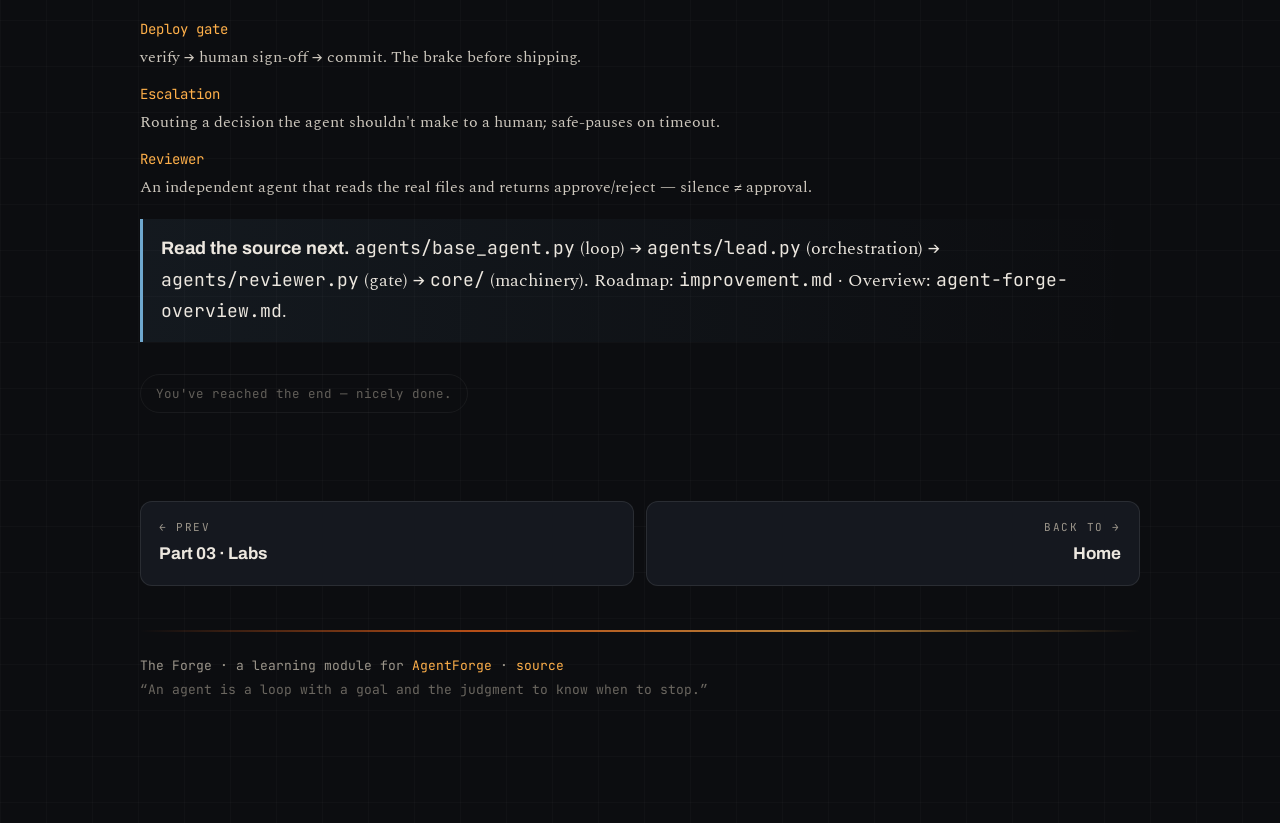
<file: docs/learn/quiz.html>
<!DOCTYPE html>
<html lang="en">
<head>
<meta charset="UTF-8" />
<meta name="viewport" content="width=device-width, initial-scale=1.0" />
<title>Knowledge Check &amp; Glossary · The Forge</title>
<meta name="description" content="Test your understanding of agentic systems and AgentForge, with a glossary and source map." />
<link rel="preconnect" href="https://fonts.googleapis.com" />
<link rel="preconnect" href="https://fonts.gstatic.com" crossorigin />
<link href="https://fonts.googleapis.com/css2?family=Archivo:wght@400;600;800;900&family=Spectral:ital,wght@0,400;0,500;0,600;1,400&family=JetBrains+Mono:wght@400;500;700&display=swap" rel="stylesheet" />
<link rel="stylesheet" href="assets/forge.css" />
</head>
<body data-page="quiz">
<div id="progress"></div>
<div class="topbar"><div class="topwrap">
  <a class="brand" href="agentic-systems.html"><span class="mark">AF</span>
    <span><b>The Forge</b><small>Agentic Systems</small></span></a>
  <nav class="tabsnav">
    <a href="agentic-systems.html">Home</a>
    <a href="theory.html">Theory</a>
    <a href="practice.html">In AgentForge</a>
    <a href="labs.html">Labs</a>
    <a href="quiz.html" class="active">Quiz</a>
  </nav>
  <div class="ring-mini">
    <svg width="40" height="40" viewBox="0 0 46 46" aria-hidden="true">
      <circle cx="23" cy="23" r="19" fill="none" stroke="rgba(255,255,255,.1)" stroke-width="5"/>
      <circle id="ring" cx="23" cy="23" r="19" fill="none" stroke="url(#rg)" stroke-width="5"
        stroke-linecap="round" stroke-dasharray="119.4" stroke-dashoffset="119.4" transform="rotate(-90 23 23)"/>
      <defs><linearGradient id="rg" x1="0" y1="0" x2="1" y2="1">
        <stop offset="0" stop-color="#ff6a1a"/><stop offset="1" stop-color="#ffb04a"/></linearGradient></defs>
    </svg>
    <div class="rt">done<b id="pct">0%</b></div>
  </div>
</div></div>

<div class="wrap">
<header class="phead">
  <div class="eyebrow">Part 04 · Check yourself</div>
  <h1>Knowledge <span class="gl">check</span></h1>
  <p class="lede">Seven questions spanning theory and AgentForge. Answer to reveal the reasoning.</p>
</header>

<section id="quizsec">
  <div class="quiz" id="quiz"></div>
  <div id="score"></div>
  <label class="complete"><input type="checkbox" data-done="quiz" /> Mark Quiz complete</label>
</section>

<section id="glossary">
  <div class="kicker">Appendix</div>
  <h2>Glossary</h2>
  <dl class="glossary">
    <dt>Tool loop</dt><dd>The multi-turn call→act→observe cycle. → <code>BaseAgent.run_tool_loop</code></dd>
    <dt>Grounding</dt><dd>Tying the agent to reality via tools so it verifies instead of asserting. → <code>exec_tools</code>, <code>phantom_imports</code></dd>
    <dt>Adaptive / re-planning</dt><dd>Choosing &amp; revising the phase sequence at runtime. → <code>--adaptive</code>, <code>lead._plan_phases</code></dd>
    <dt>Context budget</dt><dd>Curating working memory so the window doesn't overflow. → <code>rolling_state_block</code>, <code>_compact_messages</code></dd>
    <dt>Scope lock</dt><dd>Deferring out-of-scope work to a Known-Gaps log instead of expanding the task.</dd>
    <dt>Deploy gate</dt><dd>verify → human sign-off → commit. The brake before shipping.</dd>
    <dt>Escalation</dt><dd>Routing a decision the agent shouldn't make to a human; safe-pauses on timeout.</dd>
    <dt>Reviewer</dt><dd>An independent agent that reads the real files and returns approve/reject — silence ≠ approval.</dd>
  </dl>
  <div class="callout steel"><b>Read the source next.</b> <code>agents/base_agent.py</code> (loop) →
  <code>agents/lead.py</code> (orchestration) → <code>agents/reviewer.py</code> (gate) →
  <code>core/</code> (machinery). Roadmap: <code>improvement.md</code> · Overview:
  <code>agent-forge-overview.md</code>.</div>
  <label class="complete" style="opacity:.6;pointer-events:none">You've reached the end — nicely done.</label>
</section>

<div class="pager">
  <a href="labs.html"><div class="dir">← Prev</div><div class="ti">Part 03 · Labs</div></a>
  <a class="next" href="agentic-systems.html"><div class="dir">Back to →</div><div class="ti">Home</div></a>
</div>

<footer>
  <div class="forge-rule" style="margin:0 0 22px"></div>
  The Forge · a learning module for <a href="../../">AgentForge</a> ·
  <a href="https://github.com/vgandhi1/agent-forge">source</a><br/>
  <span style="color:var(--faint)">“An agent is a loop with a goal and the judgment to know when to stop.”</span>
</footer>
</div>
<script src="assets/forge.js"></script>
</body>
</html>
</file>
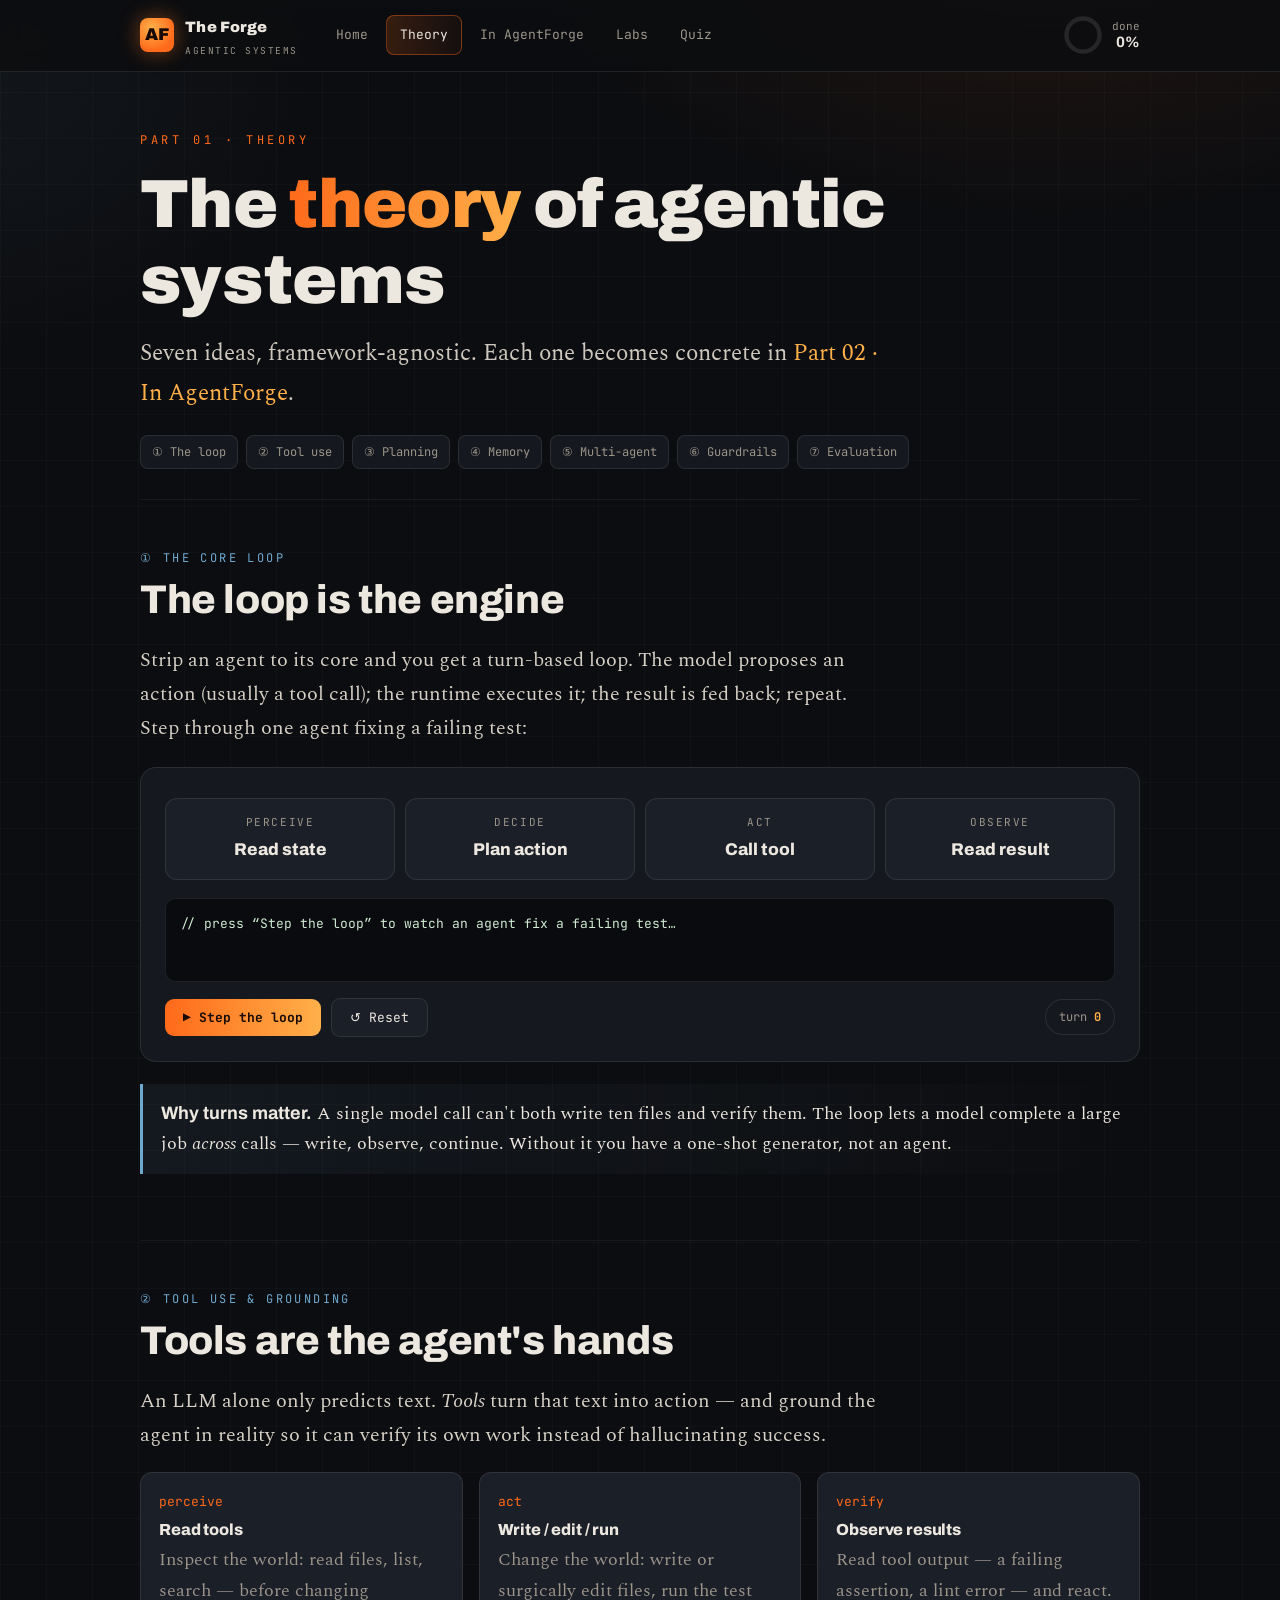
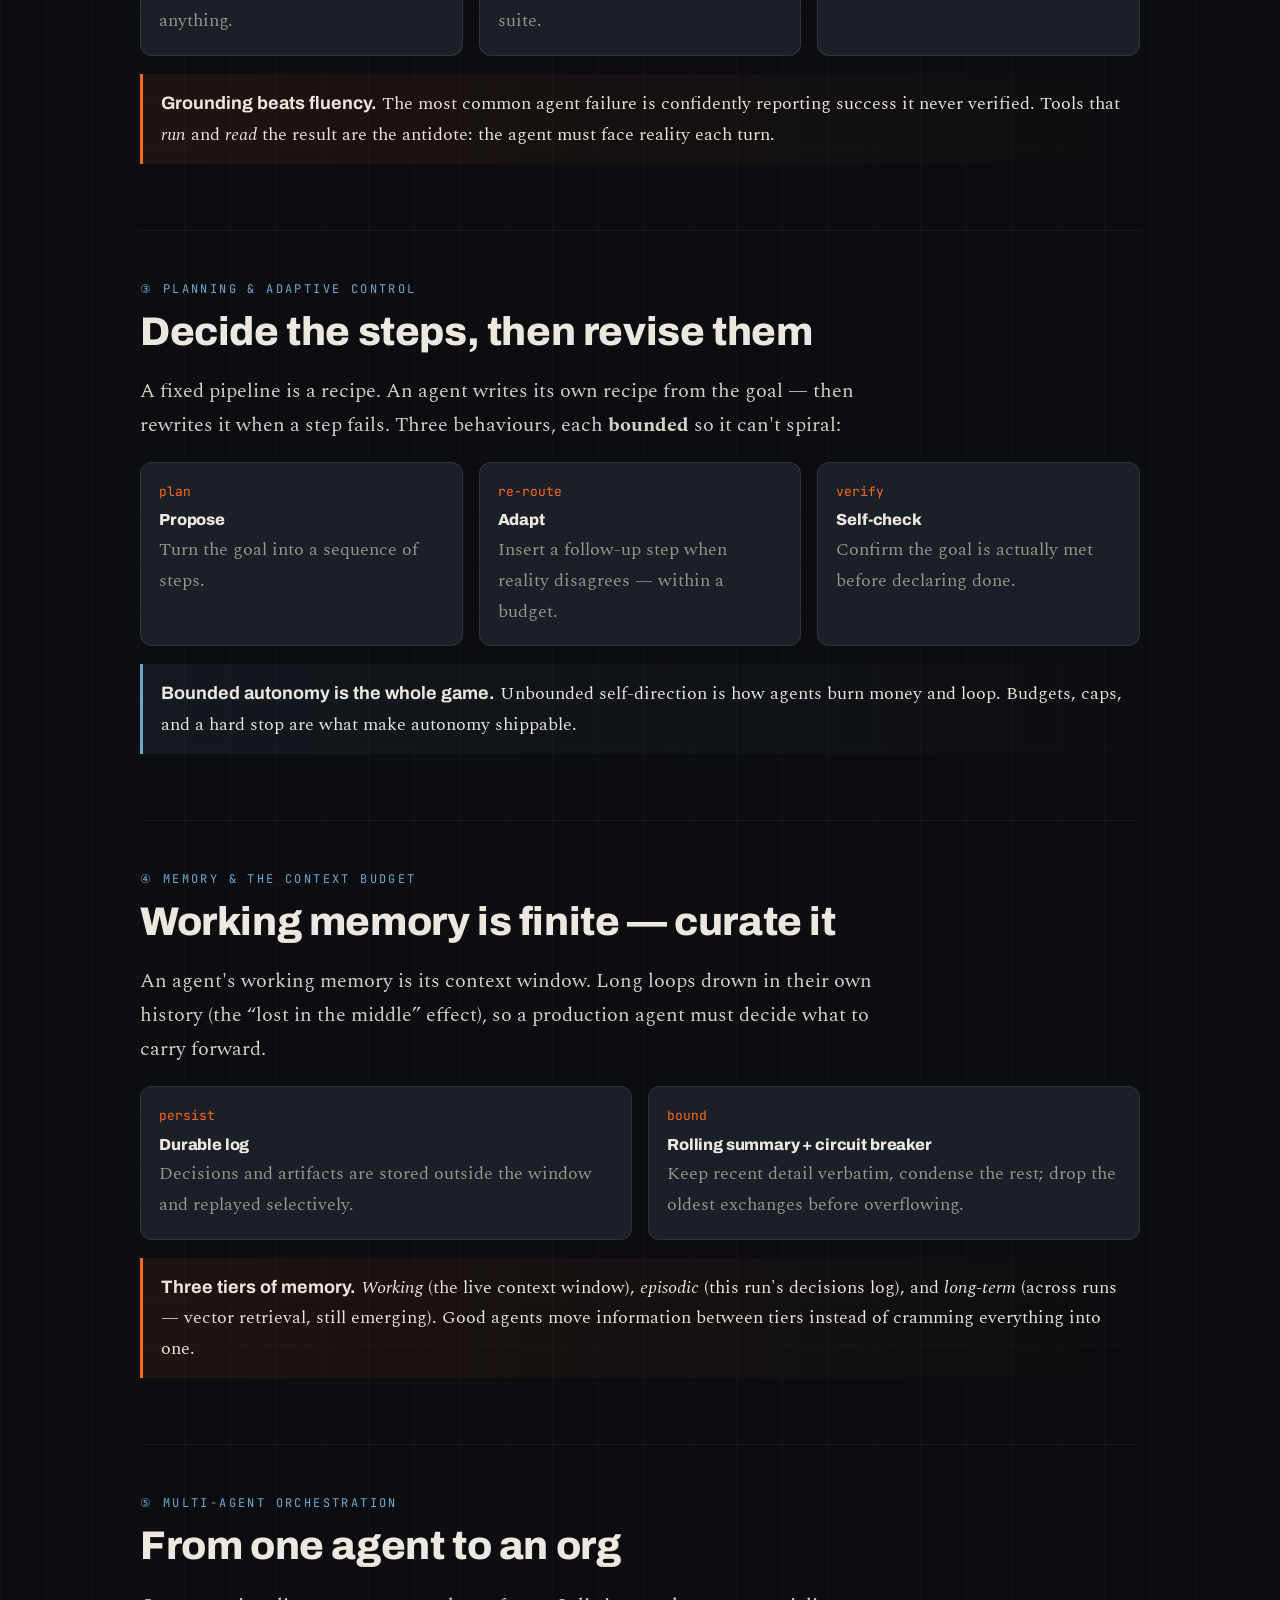
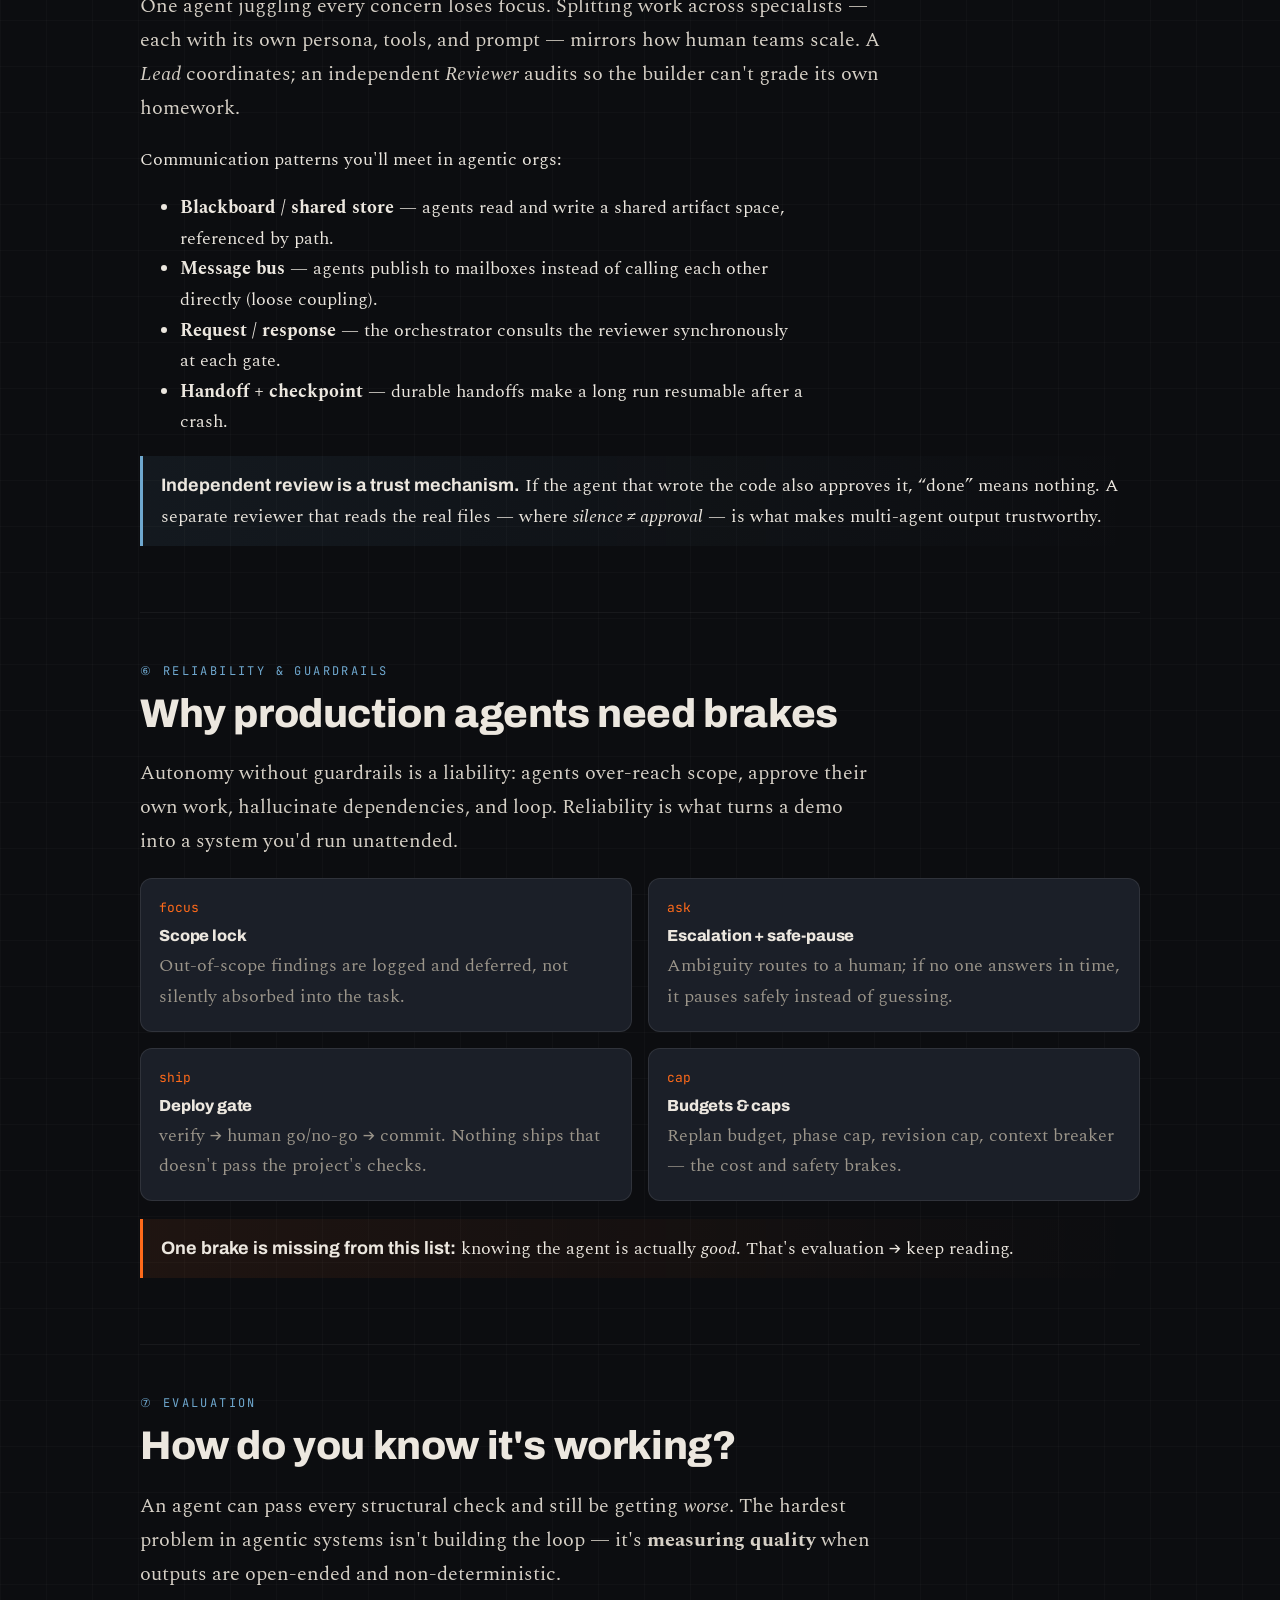
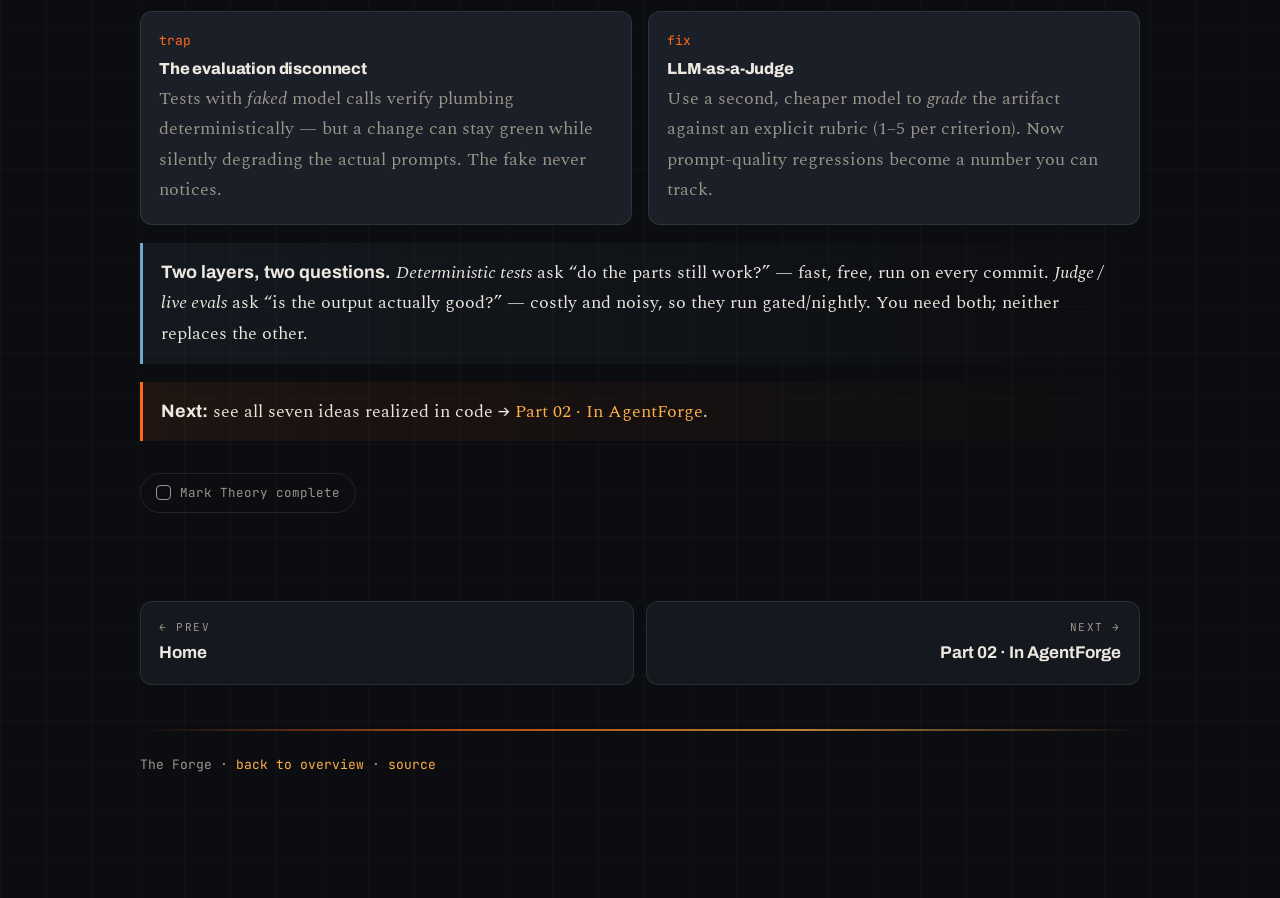
<file: docs/learn/theory.html>
<!DOCTYPE html>
<html lang="en">
<head>
<meta charset="UTF-8" />
<meta name="viewport" content="width=device-width, initial-scale=1.0" />
<title>Theory — Agentic Systems · The Forge</title>
<meta name="description" content="The theory of agentic systems: the perceive-act-observe loop, tool use, planning, memory, multi-agent orgs, and guardrails." />
<link rel="preconnect" href="https://fonts.googleapis.com" />
<link rel="preconnect" href="https://fonts.gstatic.com" crossorigin />
<link href="https://fonts.googleapis.com/css2?family=Archivo:wght@400;600;800;900&family=Spectral:ital,wght@0,400;0,500;0,600;1,400&family=JetBrains+Mono:wght@400;500;700&display=swap" rel="stylesheet" />
<link rel="stylesheet" href="assets/forge.css" />
</head>
<body data-page="theory">
<div id="progress"></div>
<div class="topbar"><div class="topwrap">
  <a class="brand" href="agentic-systems.html"><span class="mark">AF</span>
    <span><b>The Forge</b><small>Agentic Systems</small></span></a>
  <nav class="tabsnav">
    <a href="agentic-systems.html">Home</a>
    <a href="theory.html" class="active">Theory</a>
    <a href="practice.html">In AgentForge</a>
    <a href="labs.html">Labs</a>
    <a href="quiz.html">Quiz</a>
  </nav>
  <div class="ring-mini">
    <svg width="40" height="40" viewBox="0 0 46 46" aria-hidden="true">
      <circle cx="23" cy="23" r="19" fill="none" stroke="rgba(255,255,255,.1)" stroke-width="5"/>
      <circle id="ring" cx="23" cy="23" r="19" fill="none" stroke="url(#rg)" stroke-width="5"
        stroke-linecap="round" stroke-dasharray="119.4" stroke-dashoffset="119.4" transform="rotate(-90 23 23)"/>
      <defs><linearGradient id="rg" x1="0" y1="0" x2="1" y2="1">
        <stop offset="0" stop-color="#ff6a1a"/><stop offset="1" stop-color="#ffb04a"/></linearGradient></defs>
    </svg>
    <div class="rt">done<b id="pct">0%</b></div>
  </div>
</div></div>

<div class="wrap">
<header class="phead">
  <div class="eyebrow">Part 01 · Theory</div>
  <h1>The <span class="gl">theory</span> of agentic systems</h1>
  <p class="lede">Seven ideas, framework-agnostic. Each one becomes concrete in
  <a href="practice.html">Part 02 · In AgentForge</a>.</p>
  <div class="jump">
    <a href="#loop">① The loop</a>
    <a href="#tools">② Tool use</a>
    <a href="#planning">③ Planning</a>
    <a href="#memory">④ Memory</a>
    <a href="#multiagent">⑤ Multi-agent</a>
    <a href="#guardrails">⑥ Guardrails</a>
    <a href="#eval">⑦ Evaluation</a>
  </div>
</header>

<section id="loop">
  <div class="kicker">① The core loop</div>
  <h2>The loop is the engine</h2>
  <p class="lead">Strip an agent to its core and you get a turn-based loop. The model proposes an action
  (usually a tool call); the runtime executes it; the result is fed back; repeat. Step through one
  agent fixing a failing test:</p>

  <div class="sim" id="sim">
    <div class="loopviz">
      <div class="node" data-node="0"><div class="nh">Perceive</div><div class="nb">Read state</div></div>
      <div class="node" data-node="1"><div class="nh">Decide</div><div class="nb">Plan action</div></div>
      <div class="node" data-node="2"><div class="nh">Act</div><div class="nb">Call tool</div></div>
      <div class="node" data-node="3"><div class="nh">Observe</div><div class="nb">Read result</div></div>
    </div>
    <div class="log" id="simlog">// press “Step the loop” to watch an agent fix a failing test…</div>
    <div class="controls">
      <button class="btn primary" id="simStep">▶ Step the loop</button>
      <button class="btn" id="simReset">↺ Reset</button>
      <span class="chip" style="margin-left:auto">turn <b id="simTurn">0</b></span>
    </div>
  </div>

  <div class="callout steel"><b>Why turns matter.</b> A single model call can't both write ten files and
  verify them. The loop lets a model complete a large job <em>across</em> calls — write, observe,
  continue. Without it you have a one-shot generator, not an agent.</div>
</section>

<section id="tools">
  <div class="kicker">② Tool use &amp; grounding</div>
  <h2>Tools are the agent's hands</h2>
  <p class="lead">An LLM alone only predicts text. <em>Tools</em> turn that text into action — and ground
  the agent in reality so it can verify its own work instead of hallucinating success.</p>
  <div class="grid g3">
    <div class="def"><div class="ic">perceive</div><h4>Read tools</h4><p class="muted">Inspect the world: read files, list, search — before changing anything.</p></div>
    <div class="def"><div class="ic">act</div><h4>Write / edit / run</h4><p class="muted">Change the world: write or surgically edit files, run the test suite.</p></div>
    <div class="def"><div class="ic">verify</div><h4>Observe results</h4><p class="muted">Read tool output — a failing assertion, a lint error — and react.</p></div>
  </div>
  <div class="callout"><b>Grounding beats fluency.</b> The most common agent failure is confidently
  reporting success it never verified. Tools that <em>run</em> and <em>read</em> the result are the
  antidote: the agent must face reality each turn.</div>
</section>

<section id="planning">
  <div class="kicker">③ Planning &amp; adaptive control</div>
  <h2>Decide the steps, then revise them</h2>
  <p class="lead">A fixed pipeline is a recipe. An agent writes its own recipe from the goal — then
  rewrites it when a step fails. Three behaviours, each <strong>bounded</strong> so it can't spiral:</p>
  <div class="grid g3">
    <div class="def"><div class="ic">plan</div><h4>Propose</h4><p class="muted">Turn the goal into a sequence of steps.</p></div>
    <div class="def"><div class="ic">re-route</div><h4>Adapt</h4><p class="muted">Insert a follow-up step when reality disagrees — within a budget.</p></div>
    <div class="def"><div class="ic">verify</div><h4>Self-check</h4><p class="muted">Confirm the goal is actually met before declaring done.</p></div>
  </div>
  <div class="callout steel"><b>Bounded autonomy is the whole game.</b> Unbounded self-direction is how
  agents burn money and loop. Budgets, caps, and a hard stop are what make autonomy shippable.</div>
</section>

<section id="memory">
  <div class="kicker">④ Memory &amp; the context budget</div>
  <h2>Working memory is finite — curate it</h2>
  <p class="lead">An agent's working memory is its context window. Long loops drown in their own history
  (the “lost in the middle” effect), so a production agent must decide what to carry forward.</p>
  <div class="grid g2">
    <div class="def"><div class="ic">persist</div><h4>Durable log</h4><p class="muted">Decisions and artifacts are stored outside the window and replayed selectively.</p></div>
    <div class="def"><div class="ic">bound</div><h4>Rolling summary + circuit breaker</h4><p class="muted">Keep recent detail verbatim, condense the rest; drop the oldest exchanges before overflowing.</p></div>
  </div>
  <div class="callout"><b>Three tiers of memory.</b> <em>Working</em> (the live context window),
  <em>episodic</em> (this run's decisions log), and <em>long-term</em> (across runs — vector retrieval,
  still emerging). Good agents move information between tiers instead of cramming everything into one.</div>
</section>

<section id="multiagent">
  <div class="kicker">⑤ Multi-agent orchestration</div>
  <h2>From one agent to an org</h2>
  <p class="lead">One agent juggling every concern loses focus. Splitting work across specialists — each
  with its own persona, tools, and prompt — mirrors how human teams scale. A <em>Lead</em> coordinates;
  an independent <em>Reviewer</em> audits so the builder can't grade its own homework.</p>
  <p>Communication patterns you'll meet in agentic orgs:</p>
  <ul>
    <li><b>Blackboard / shared store</b> — agents read and write a shared artifact space, referenced by path.</li>
    <li><b>Message bus</b> — agents publish to mailboxes instead of calling each other directly (loose coupling).</li>
    <li><b>Request / response</b> — the orchestrator consults the reviewer synchronously at each gate.</li>
    <li><b>Handoff + checkpoint</b> — durable handoffs make a long run resumable after a crash.</li>
  </ul>
  <div class="callout steel"><b>Independent review is a trust mechanism.</b> If the agent that wrote the
  code also approves it, “done” means nothing. A separate reviewer that reads the real files — where
  <em>silence ≠ approval</em> — is what makes multi-agent output trustworthy.</div>
</section>

<section id="guardrails">
  <div class="kicker">⑥ Reliability &amp; guardrails</div>
  <h2>Why production agents need brakes</h2>
  <p class="lead">Autonomy without guardrails is a liability: agents over-reach scope, approve their own
  work, hallucinate dependencies, and loop. Reliability is what turns a demo into a system you'd run
  unattended.</p>
  <div class="grid g2">
    <div class="def"><div class="ic">focus</div><h4>Scope lock</h4><p class="muted">Out-of-scope findings are logged and deferred, not silently absorbed into the task.</p></div>
    <div class="def"><div class="ic">ask</div><h4>Escalation + safe-pause</h4><p class="muted">Ambiguity routes to a human; if no one answers in time, it pauses safely instead of guessing.</p></div>
    <div class="def"><div class="ic">ship</div><h4>Deploy gate</h4><p class="muted">verify → human go/no-go → commit. Nothing ships that doesn't pass the project's checks.</p></div>
    <div class="def"><div class="ic">cap</div><h4>Budgets &amp; caps</h4><p class="muted">Replan budget, phase cap, revision cap, context breaker — the cost and safety brakes.</p></div>
  </div>
  <div class="callout"><b>One brake is missing from this list:</b> knowing the agent is actually
  <em>good</em>. That's evaluation → keep reading.</div>
</section>

<section id="eval">
  <div class="kicker">⑦ Evaluation</div>
  <h2>How do you know it's working?</h2>
  <p class="lead">An agent can pass every structural check and still be getting <em>worse</em>. The
  hardest problem in agentic systems isn't building the loop — it's <strong>measuring quality</strong>
  when outputs are open-ended and non-deterministic.</p>
  <div class="grid g2">
    <div class="def"><div class="ic">trap</div><h4>The evaluation disconnect</h4>
      <p class="muted">Tests with <em>faked</em> model calls verify plumbing deterministically — but a
      change can stay green while silently degrading the actual prompts. The fake never notices.</p></div>
    <div class="def"><div class="ic">fix</div><h4>LLM-as-a-Judge</h4>
      <p class="muted">Use a second, cheaper model to <em>grade</em> the artifact against an explicit
      rubric (1–5 per criterion). Now prompt-quality regressions become a number you can track.</p></div>
  </div>
  <div class="callout steel"><b>Two layers, two questions.</b> <em>Deterministic tests</em> ask “do the
  parts still work?” — fast, free, run on every commit. <em>Judge / live evals</em> ask “is the output
  actually good?” — costly and noisy, so they run gated/nightly. You need both; neither replaces the
  other.</div>
  <div class="callout"><b>Next:</b> see all seven ideas realized in code →
  <a href="practice.html">Part 02 · In AgentForge</a>.</div>
  <label class="complete"><input type="checkbox" data-done="theory" /> Mark Theory complete</label>
</section>

<div class="pager">
  <a href="agentic-systems.html"><div class="dir">← Prev</div><div class="ti">Home</div></a>
  <a class="next" href="practice.html"><div class="dir">Next →</div><div class="ti">Part 02 · In AgentForge</div></a>
</div>

<footer>
  <div class="forge-rule" style="margin:0 0 22px"></div>
  The Forge · <a href="agentic-systems.html">back to overview</a> ·
  <a href="https://github.com/vgandhi1/agent-forge">source</a>
</footer>
</div>
<script src="assets/forge.js"></script>
</body>
</html>
</file>
<file: docs/learn/assets/forge.css>
/* The Forge — shared stylesheet for the agentic-systems learning module */
:root{
  --bg:#0c0d10; --bg2:#111319; --panel:#15181f; --panel2:#1b1f28;
  --ink:#ece7df; --muted:#9b958a; --faint:#6b6760;
  --ember:#ff6a1a; --spark:#ffb04a; --steel:#6fa8cf; --good:#7bd88f; --bad:#ff5d6c;
  --line:rgba(255,255,255,.09); --line2:rgba(255,255,255,.05);
  --mono:"JetBrains Mono",ui-monospace,monospace;
  --disp:"Archivo",system-ui,sans-serif;
  --body:"Spectral",Georgia,serif;
  --shadow:0 18px 50px -18px rgba(0,0,0,.7);
  --wrap:1080px;
}
*{box-sizing:border-box}
html{scroll-behavior:smooth}
body{
  margin:0; background:var(--bg); color:var(--ink); font-family:var(--body);
  font-size:18px; line-height:1.7; -webkit-font-smoothing:antialiased;
  background-image:
    radial-gradient(900px 520px at 82% -10%, rgba(255,106,26,.10), transparent 60%),
    radial-gradient(720px 520px at -6% 8%, rgba(111,168,207,.07), transparent 55%),
    linear-gradient(rgba(255,255,255,.018) 1px,transparent 1px),
    linear-gradient(90deg,rgba(255,255,255,.018) 1px,transparent 1px);
  background-size:auto,auto,46px 46px,46px 46px;
  background-attachment:fixed,fixed,scroll,scroll;
}
::selection{background:var(--ember);color:#160a02}
a{color:var(--spark);text-decoration:none}
a:hover{text-decoration:underline}
h1,h2,h3,h4{font-family:var(--disp);font-weight:800;line-height:1.12;letter-spacing:-.01em}
code,kbd,pre{font-family:var(--mono)}
p code,li code,dd code,td code{background:rgba(255,255,255,.06);border:1px solid var(--line2);border-radius:5px;padding:.05em .4em;font-size:.86em;color:#f0d9bf}

/* reading progress + topbar */
#progress{position:fixed;top:0;left:0;height:3px;width:0;z-index:70;
  background:linear-gradient(90deg,var(--ember),var(--spark));box-shadow:0 0 14px rgba(255,140,40,.6)}
.topbar{position:sticky;top:0;z-index:50;background:rgba(12,13,16,.86);backdrop-filter:blur(10px);
  border-bottom:1px solid var(--line)}
.topwrap{max-width:var(--wrap);margin:0 auto;display:flex;align-items:center;gap:18px;padding:12px clamp(16px,4vw,40px)}
.brand{display:flex;align-items:center;gap:11px;text-decoration:none;flex:0 0 auto}
.brand:hover{text-decoration:none}
.brand .mark{width:34px;height:34px;border-radius:8px;display:grid;place-items:center;
  background:radial-gradient(circle at 35% 30%,var(--spark),var(--ember) 70%);color:#180a02;
  font-family:var(--disp);font-weight:900;font-size:17px;box-shadow:0 0 20px rgba(255,120,30,.45)}
.brand b{font-family:var(--disp);font-weight:900;font-size:15px;letter-spacing:.02em;color:var(--ink)}
.brand small{display:block;color:var(--muted);font-family:var(--mono);font-size:9.5px;letter-spacing:.16em;text-transform:uppercase}
.tabsnav{display:flex;gap:4px;flex-wrap:wrap;margin-left:6px}
.tabsnav a{font-family:var(--mono);font-size:13px;color:var(--muted);padding:8px 13px;border-radius:8px;border:1px solid transparent;transition:.16s}
.tabsnav a:hover{color:var(--ink);background:var(--panel);text-decoration:none}
.tabsnav a.active{color:var(--ink);background:linear-gradient(90deg,rgba(255,106,26,.18),rgba(255,106,26,.04));
  border-color:rgba(255,106,26,.4)}
.ring-mini{display:flex;align-items:center;gap:9px;margin-left:auto;flex:0 0 auto}
.ring-mini .rt{font-family:var(--mono);font-size:11px;color:var(--muted);text-align:right;line-height:1.2}
.ring-mini .rt b{display:block;color:var(--ink);font-size:15px;font-family:var(--disp)}

/* page container */
.wrap{max-width:var(--wrap);margin:0 auto;padding:0 clamp(16px,4vw,40px) 120px}

/* page header / hero */
.phead{padding:58px 0 30px;border-bottom:1px solid var(--line2)}
.phead.hero{padding:74px 0 40px}
.eyebrow{font-family:var(--mono);font-size:12px;letter-spacing:.3em;text-transform:uppercase;color:var(--ember);margin-bottom:16px}
.phead h1{font-size:clamp(34px,5.4vw,68px);font-weight:900;margin:0 0 16px}
.phead h1 .gl{background:linear-gradient(92deg,var(--ember),var(--spark));-webkit-background-clip:text;background-clip:text;color:transparent}
.phead p.lede{font-size:clamp(18px,2vw,23px);max-width:62ch;color:#cdc7bd;margin:0 0 22px}
.hero-meta{display:flex;flex-wrap:wrap;gap:9px}
.chip{font-family:var(--mono);font-size:12px;color:var(--muted);border:1px solid var(--line);border-radius:999px;padding:7px 13px;background:var(--panel)}
.chip b{color:var(--spark)}
.forge-rule{height:2px;background:linear-gradient(90deg,transparent,var(--ember),var(--spark),transparent);opacity:.7}

/* jump chips (in-page nav) */
.jump{display:flex;flex-wrap:wrap;gap:8px;margin:22px 0 0}
.jump a{font-family:var(--mono);font-size:12px;color:var(--muted);border:1px solid var(--line);border-radius:8px;padding:6px 11px;background:var(--panel)}
.jump a:hover{color:var(--ink);border-color:var(--ember);text-decoration:none}

/* sections */
section{padding:48px 0;border-bottom:1px solid var(--line2);scroll-margin-top:78px}
section:last-of-type{border-bottom:0}
.kicker{font-family:var(--mono);font-size:12px;letter-spacing:.2em;text-transform:uppercase;color:var(--steel);margin-bottom:10px}
section>h2{font-size:clamp(26px,3.4vw,40px);margin:0 0 14px}
section>p,section>ul,section>ol{max-width:74ch}
.lead{font-size:20px;color:#d6d0c6}
.muted{color:var(--muted)}

/* cards / panels */
.panel{background:var(--panel);border:1px solid var(--line);border-radius:14px;padding:22px 24px;margin:20px 0;box-shadow:var(--shadow)}
.grid{display:grid;gap:16px}
.g2{grid-template-columns:repeat(2,1fr)}
.g3{grid-template-columns:repeat(3,1fr)}
.def{background:var(--panel2);border:1px solid var(--line);border-radius:12px;padding:18px}
.def h4{margin:0 0 6px;font-size:16px}
.def .ic{font-family:var(--mono);color:var(--ember);font-size:13px;margin-bottom:8px}
.def p{margin:0}
.callout{border-left:3px solid var(--ember);background:linear-gradient(90deg,rgba(255,106,26,.08),transparent);
  padding:14px 18px;border-radius:0 10px 10px 0;margin:18px 0}
.callout.steel{border-left-color:var(--steel);background:linear-gradient(90deg,rgba(111,168,207,.08),transparent)}
.callout b{font-family:var(--disp)}

/* curriculum cards (home) */
.curric{display:grid;grid-template-columns:repeat(auto-fit,minmax(230px,1fr));gap:16px;margin:24px 0}
.ccard{display:block;border:1px solid var(--line);border-radius:14px;padding:22px;background:var(--panel);transition:.18s;color:var(--ink)}
.ccard:hover{border-color:var(--ember);transform:translateY(-3px);box-shadow:0 16px 40px -20px rgba(255,110,30,.5);text-decoration:none}
.ccard .pn{font-family:var(--mono);font-size:12px;color:var(--ember);letter-spacing:.16em}
.ccard h3{margin:8px 0 6px;font-size:21px}
.ccard p{margin:0;color:var(--muted);font-size:15px;line-height:1.55}
.ccard .go{display:inline-block;margin-top:12px;font-family:var(--mono);font-size:12px;color:var(--spark)}

/* split (theory vs practice) */
.split{display:grid;grid-template-columns:1fr 1fr;gap:0;border:1px solid var(--line);border-radius:14px;overflow:hidden;margin:20px 0}
.split>div{padding:20px 22px}
.split .th{background:var(--panel2)}
.split .pr{background:linear-gradient(180deg,rgba(255,106,26,.06),var(--panel))}
.split h4{margin:0 0 8px;font-size:15px;font-family:var(--mono);letter-spacing:.05em}
.split .th h4{color:var(--steel)}
.split .pr h4{color:var(--ember)}
.split p{margin:0;font-size:16px;color:#cfc9bf}

/* in-page tabs */
.tabs{margin:20px 0}
.tabbar{display:flex;gap:6px;flex-wrap:wrap;border-bottom:1px solid var(--line)}
.tabbar button{font-family:var(--mono);font-size:13px;color:var(--muted);background:none;border:0;border-bottom:2px solid transparent;
  padding:10px 14px;cursor:pointer;transition:.15s}
.tabbar button:hover{color:var(--ink)}
.tabbar button.active{color:var(--ink);border-bottom-color:var(--ember)}
.tabpanel{display:none;padding:18px 2px 2px}
.tabpanel.active{display:block;animation:fade .3s ease}
@keyframes fade{from{opacity:0;transform:translateY(4px)}to{opacity:1;transform:none}}

/* code */
.code{position:relative;background:#0a0b0e;border:1px solid var(--line);border-radius:11px;margin:14px 0;overflow:hidden}
.code .bar{display:flex;align-items:center;justify-content:space-between;gap:12px;padding:8px 12px;border-bottom:1px solid var(--line2);background:#0e1014}
.code .bar .fn{font-family:var(--mono);font-size:11.5px;color:var(--muted)}
.code .copy{font-family:var(--mono);font-size:11px;color:var(--muted);background:none;border:1px solid var(--line);border-radius:6px;padding:3px 9px;cursor:pointer;flex:0 0 auto}
.code .copy:hover{color:var(--ink);border-color:var(--ember)}
.code pre{margin:0;padding:16px;overflow-x:auto;font-size:13px;line-height:1.65;color:#d8d3ca}
.code pre .c{color:#6b6760;font-style:italic}
.code pre .k{color:var(--spark)}
.code pre .s{color:#9fd6a0}
.code pre .f{color:var(--steel)}

/* loop simulator */
.sim{background:var(--panel);border:1px solid var(--line);border-radius:16px;padding:24px;margin:22px 0}
.loopviz{display:flex;flex-wrap:wrap;gap:10px;justify-content:center;margin:6px 0 18px}
.node{flex:1 1 150px;min-width:130px;border:1px solid var(--line);border-radius:12px;padding:14px;text-align:center;background:var(--panel2);transition:.25s}
.node .nh{font-family:var(--mono);font-size:11px;letter-spacing:.14em;text-transform:uppercase;color:var(--muted)}
.node .nb{font-family:var(--disp);font-weight:800;font-size:17px;margin-top:4px}
.node.on{border-color:var(--ember);background:linear-gradient(180deg,rgba(255,106,26,.16),var(--panel2));
  box-shadow:0 0 26px rgba(255,110,30,.3);transform:translateY(-3px)}
.node.done{border-color:rgba(123,216,143,.4)}
.sim .log{font-family:var(--mono);font-size:13px;background:#0a0b0e;border:1px solid var(--line);border-radius:10px;
  padding:14px;min-height:84px;max-height:240px;overflow-y:auto;color:#cfe9d2;white-space:pre-wrap}
.sim .log .ln{animation:fade .35s}
.controls{display:flex;gap:10px;margin-top:16px;flex-wrap:wrap;align-items:center}
.btn{font-family:var(--mono);font-size:13px;cursor:pointer;border-radius:9px;padding:10px 18px;border:1px solid var(--line);
  background:var(--panel2);color:var(--ink);transition:.16s}
.btn:hover{border-color:var(--ember)}
.btn.primary{background:linear-gradient(92deg,var(--ember),var(--spark));color:#180a02;border:0;font-weight:700}
.btn.primary:hover{filter:brightness(1.08)}
.btn:disabled{opacity:.4;cursor:not-allowed}

/* org diagram */
.org{display:grid;gap:14px;margin:22px 0}
.org .lead-node{justify-self:center;border:1px solid rgba(255,106,26,.5);background:linear-gradient(180deg,rgba(255,106,26,.14),var(--panel));
  border-radius:12px;padding:14px 26px;text-align:center;box-shadow:0 0 24px rgba(255,110,30,.25)}
.org .lead-node b{font-family:var(--disp);font-size:18px}
.org .workers{display:grid;grid-template-columns:repeat(auto-fit,minmax(150px,1fr));gap:12px}
.worker{border:1px solid var(--line);border-radius:11px;padding:13px;background:var(--panel2)}
.worker .rn{font-family:var(--mono);font-size:11px;color:var(--ember)}
.worker .nm{font-family:var(--disp);font-weight:700;font-size:15px;margin:3px 0}
.worker .ds{font-size:14px;color:var(--muted);line-height:1.5}
.reviewer-node{justify-self:center;border:1px dashed var(--steel);border-radius:11px;padding:11px 22px;text-align:center;color:var(--steel);font-family:var(--mono);font-size:13px;background:rgba(111,168,207,.05)}

/* lab cards */
.lab{border:1px solid var(--line);border-radius:13px;padding:18px 20px;background:var(--panel);margin:14px 0}
.lab .lh{display:flex;align-items:center;gap:10px;margin-bottom:4px}
.lab .num{font-family:var(--disp);font-weight:900;font-size:22px;color:var(--ember);min-width:34px}
.lab h4{margin:0;font-size:18px}
.lab .goal{color:var(--muted);font-size:15px;margin:2px 0 10px}

/* quiz */
.quiz{margin:18px 0}
.q{border:1px solid var(--line);border-radius:12px;padding:18px 20px;margin:14px 0;background:var(--panel)}
.q .qt{font-family:var(--disp);font-weight:700;font-size:17px;margin-bottom:12px}
.q .opt{display:block;width:100%;text-align:left;font-family:var(--body);font-size:16px;color:var(--ink);
  background:var(--panel2);border:1px solid var(--line);border-radius:9px;padding:11px 14px;margin:7px 0;cursor:pointer;transition:.15s}
.q .opt:hover{border-color:var(--ember)}
.q .opt.correct{border-color:var(--good);background:rgba(123,216,143,.12);color:#cdebd2}
.q .opt.wrong{border-color:var(--bad);background:rgba(255,93,108,.1);color:#f4cdd1}
.q .exp{margin-top:10px;font-size:15px;color:var(--muted);display:none}
.q .exp.show{display:block}
.q .exp::before{content:"\2192  ";color:var(--ember)}
#score{font-family:var(--mono);font-size:15px;color:var(--spark);margin-top:8px}

/* complete toggle */
.complete{display:inline-flex;gap:9px;align-items:center;font-family:var(--mono);font-size:12.5px;color:var(--muted);
  cursor:pointer;border:1px solid var(--line);border-radius:999px;padding:8px 15px;margin-top:14px;user-select:none}
.complete:hover{border-color:var(--ember)}
.complete input{appearance:none;-webkit-appearance:none;width:15px;height:15px;border:1px solid var(--muted);border-radius:4px;cursor:pointer;position:relative;margin:0}
.complete input:checked{background:var(--ember);border-color:var(--ember)}
.complete input:checked::after{content:"\2713";position:absolute;inset:0;display:grid;place-items:center;color:#180a02;font-size:11px;font-weight:700}

/* pager (prev/next) */
.pager{display:flex;justify-content:space-between;gap:12px;margin-top:40px}
.pager a{flex:1;border:1px solid var(--line);border-radius:12px;padding:16px 18px;background:var(--panel);color:var(--ink);transition:.16s}
.pager a:hover{border-color:var(--ember);text-decoration:none}
.pager a.next{text-align:right}
.pager .dir{font-family:var(--mono);font-size:11px;color:var(--muted);letter-spacing:.14em;text-transform:uppercase}
.pager .ti{font-family:var(--disp);font-weight:700;font-size:17px;margin-top:3px}
.pager a.empty{visibility:hidden}

footer{padding:44px 0 0;color:var(--muted);font-family:var(--mono);font-size:13px;line-height:1.9}
.glossary dt{font-family:var(--mono);color:var(--spark);font-size:14px;margin-top:12px}
.glossary dd{margin:2px 0 0;color:#cdc7bd;font-size:16px}

@media(max-width:820px){
  .topwrap{flex-wrap:wrap;gap:10px}
  .ring-mini{margin-left:0;order:3}
  .tabsnav{order:4;width:100%}
  .g2,.g3{grid-template-columns:1fr}
  .split{grid-template-columns:1fr}
  .pager{flex-direction:column}
}
</file>
